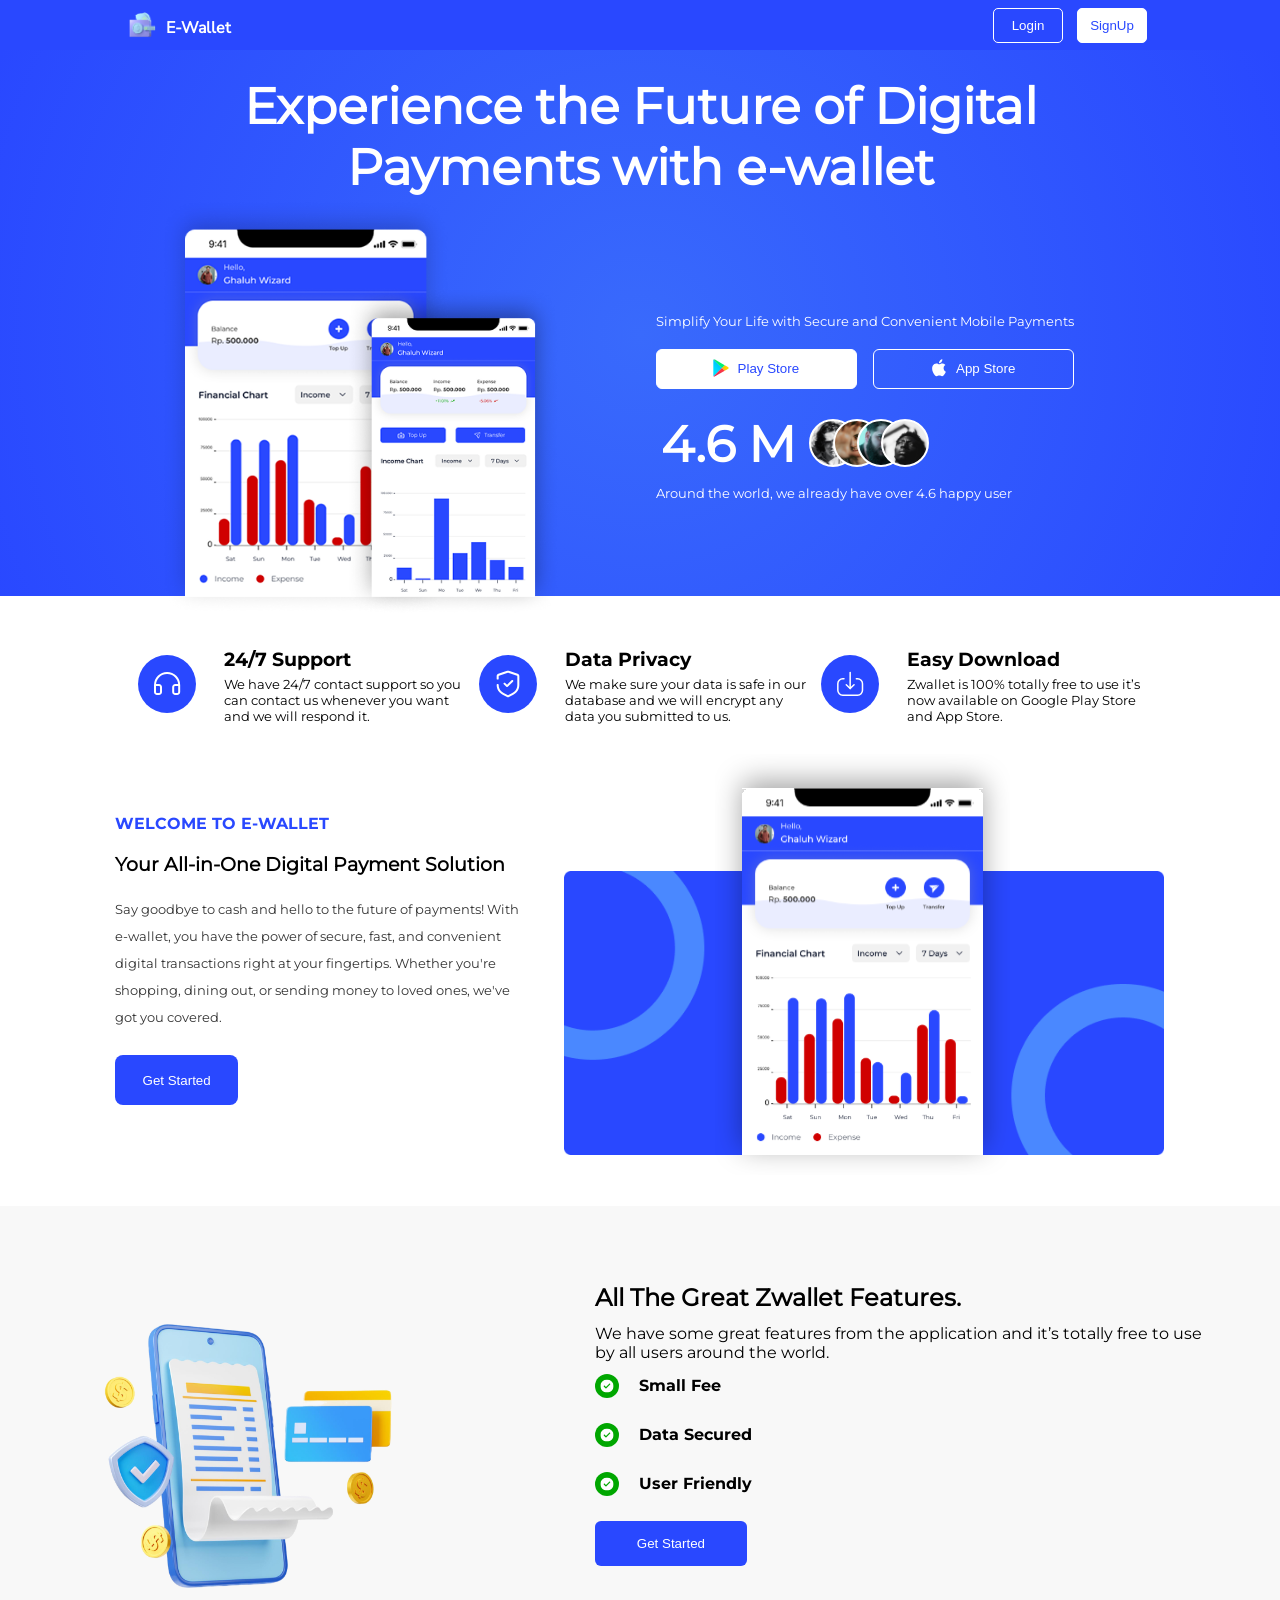
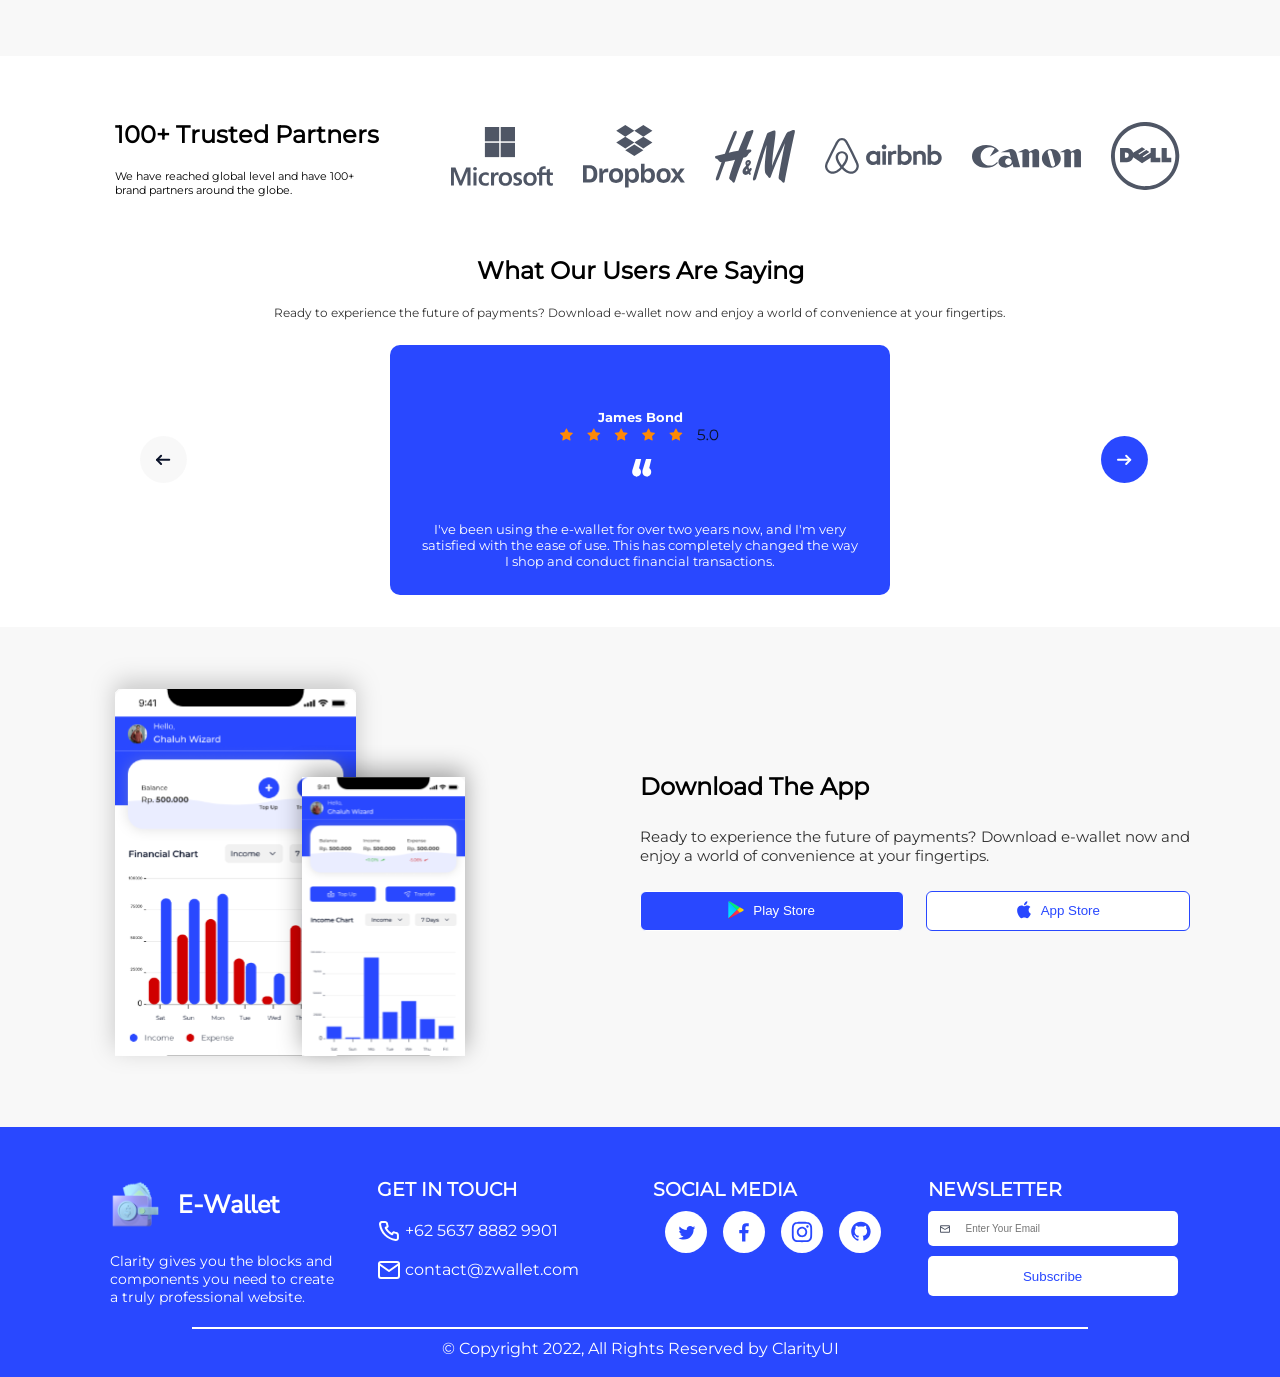
<file: index.html>
<!DOCTYPE html>
<html lang="en">

<head>
    <meta charset="UTF-8">
    <meta name="viewport" content="width=device-width, initial-scale=1.0">
    <title>E-Wallet</title>
    <link rel="stylesheet" href="/style/landingPage.css">
</head>

<body>
    <header>
        <section class="header-left">
            <img src="./assets/icon/upWallet.png" alt="Logo E-wallet">
            <p>E-Wallet</p>
        </section>
        <section class="header-right">
            <button><a href="../pages/login.html">Login</a></button>
            <button style="background-color: white;"><a style="color: #2948ff;" href="../pages/register.html">SignUp</a></button>
        </section>

        <div class="hamburger" onclick="toggleMenu()">
            <img src="/assets/icon/gg_menu-right-alt.svg" alt="hamburger">
        </div>

        <div class="mobile-menu" id="mobileMenu">
            <a href="../pages/login.html">Login</a>
            <a href="../pages/register.html">Sign Up</a>
        </div>
    </header>
    <main>
        <section class="hero">
            <section>
                <h1>Experience the Future of Digital Payments with e-wallet</h1>
            </section>
            <section class="showcase">
                <section class="left">
                    <img src="/assets/images/doublephone.png" alt="phone">
                </section>
                <section class="right">
                    <p>Simplify Your Life with Secure and Convenient Mobile Payments</p>
                    <section class="appsmarket">
                        <button style="background-color: white; "><a style="color: #2948ff;" href=""><img
                                    src="/assets/icon/gplay.svg" alt="goggleplay">Play Store</a></button>
                        <button><a href=""><img src="/assets/icon/appstore.svg" alt="appstore">App Store</a></button>
                    </section>
                    <h1>4.6 M <img src="/assets/icon/user.svg" alt="user"></h1>
                    <p>Around the world, we already have over 4.6 happy user</p>
                </section>
            </section>
        </section>

        <section class="feature">
            <article class="feature-card">
                <div>
                    <img src="/assets/icon/blueheadphone.svg" alt="headphone">
                </div>
                <div class="card-text">
                    <h3>24/7 Support</h3>
                    <p>We have 24/7 contact support so you can contact us whenever you want and we will respond it.</p>
                </div>
            </article>
            <article class="feature-card">
                <div>
                    <img src="/assets/icon/blueshield.svg" alt="shield">
                </div>
                <div class="card-text">
                    <h3>Data Privacy</h3>
                    <p>We make sure your data is safe in our database and we will encrypt any data you submitted to us.
                    </p>
                </div>
            </article>
            <article class="feature-card">
                <div>
                    <img src="/assets/icon/bluedownload.svg" alt="download">
                </div>
                <div class="card-text">
                    <h3>Easy Download</h3>
                    <p>Zwallet is 100% totally free to use it’s now available on Google Play Store and App Store.</p>
                </div>
            </article>

        </section>

        <section class="welcome">
            <section class="left-welcome">
                <h4>WELCOME TO E-WALLET</h4>
                <h1>Your All-in-One Digital Payment Solution</h1>
                <p>Say goodbye to cash and hello to the future of payments! With e-wallet, you have the power of secure,
                    fast, and convenient digital transactions right at your fingertips. Whether you're shopping, dining
                    out, or sending money to loved ones, we've got you covered.</p>
                <button><a href="">Get Started</a></button>
            </section>
            <section class="right-welcome">
                <img class="mobile" src="/assets/icon/Mobile - Dashboard V2.svg" alt="mobile">
                <img class="layout" src="/assets/icon/bluelayout.png" alt="blue card">
            </section>
        </section>

        <section class="great-features">
            <article class="left-features">
                <img src="/assets/icon/online-payment-security-concept-3d-phone-bill 1.svg" alt="phone">
            </article>
            <article class="rigth-features">
                <h2>All The Great
                    Zwallet Features.</h2>
                <p>We have some great features from the application and it’s totally free to use by all users around the
                    world.</p>
                <div class="green-feature">
                    <img src="/assets/icon/greencheck.svg" alt="green check">
                    <p>Small Fee</p>
                </div>
                <div class="green-feature">
                    <img src="/assets/icon/greencheck.svg" alt="green check">
                    <p>Data Secured</p>
                </div>
                <div class="green-feature">
                    <img src="/assets/icon/greencheck.svg" alt="green check">
                    <p>User Friendly</p>
                </div>
                <button><a href="">Get Started</a></button>

            </article>
        </section>

        <section class="partners">
            <article class="trust-partners">
                <h2>100+ Trusted Partners</h2>
                <p>We have reached global level and have 100+<br>
                    brand partners around the globe.</p>
            </article>
            <article class="main-partners">
                <img src="/assets/icon/microsoft.svg" alt="microsoft">
            <img src="/assets/icon/dropbox.svg" alt="dropbox">
            <img class="small" src="/assets/icon/H&M.svg" alt="h&m">
            <img src="/assets/icon/airbnb.svg" alt="airbnb">
            <img src="/assets/icon/cannon.svg" alt="cannon">
            <img class="small" src="/assets/icon/dell.svg" alt="dell">
            </article>
        </section>

        <section class="testimony">
            <article class="testi-head">
                <h2>What Our Users Are Saying</h2>
                <p>Ready to experience the future of payments? Download e-wallet now and enjoy a world of convenience at
                    your fingertips.</p>
            </article>
            <article class="testi-card">
                <h5>James Bond</h5>
                <img src="/assets/icon/bintang.svg" alt="rating">
                <h1>“</h1>
                <p>I've been using the e-wallet for over two years now, and I'm very satisfied with the ease of use.
                    This has completely changed the way I shop and conduct financial transactions.</p>
            </article>
        </section>

        <img class="arrow" src="/assets/icon/arrow.svg" alt="left">
        <img class="blue-arrow" src="/assets/icon/blearrow.svg" alt="right">


        <section class="download">
            <article class="left-download">
                <img src="/assets/icon/doublephone.svg" alt="phone ">
            </article>
            <article class="right-download">
                <h2>Download The App</h2>
                <p>Ready to experience the future of payments? Download e-wallet now and enjoy a world of convenience at
                    your fingertips.</p>
                <div class="appsmarket">
                    <button style="background-color: #2948ff; "><a style="color: white;" href=""><img
                                src="/assets/icon/gplay.svg" alt="">Play Store</a></button>
                    <button style="background-color: white; border: 1px solid #2948ff;"><a style="color:#2948ff"
                            href=""><img src="/assets/icon/blueappstore.svg " alt="">App Store</a></button>
                </div>
            </article>
        </section>

    </main>
    <footer>
        <section class="flexrow-footer">
            <section class="info">
                <img src="/assets/icon/Money Wallet.svg" alt="logo">
                <h1>E-Wallet</h1>
                <p>Clarity gives you the blocks and components you need to create a truly professional website.</p>
            </section>
            <section class="contact">
                <h3>GET IN TOUCH</h3>
                <p><img src="/assets/icon/u_phone.svg" alt="telephone"> +62 5637 8882 9901</p>
                <p><img src="/assets/icon/fi_mail.svg" alt="mail logo"> contact@zwallet.com</p>
            </section>
            <section class="social-media">
                <h3>SOCIAL MEDIA</h3>
                <img src="/assets/icon/1.svg" alt="twitter">
                <img src="/assets/icon/2.svg" alt="facebook">
                <img src="/assets/icon/3.svg" alt="instagram">
                <img src="/assets/icon/4.svg" alt="github">
            </section>
            <section class="email-footer">
                <h3>NEWSLETTER</h3>
                <input type="email" name="" id="" placeholder="Enter Your Email">
                <button>Subscribe</button>
            </section>
        </section>
        <section class="lasttext-footer">
            <hr class="line">
            <p>© Copyright 2022, All Rights Reserved by ClarityUI</p>
        </section>
    </footer>
    <script>
function toggleMenu() {
    const menu = document.getElementById("mobileMenu");
    if (menu.style.display === "flex") {
        menu.style.display = "none";
    } else {
        menu.style.display = "flex";
    }
}
</script>
</body>

</html>
</file>
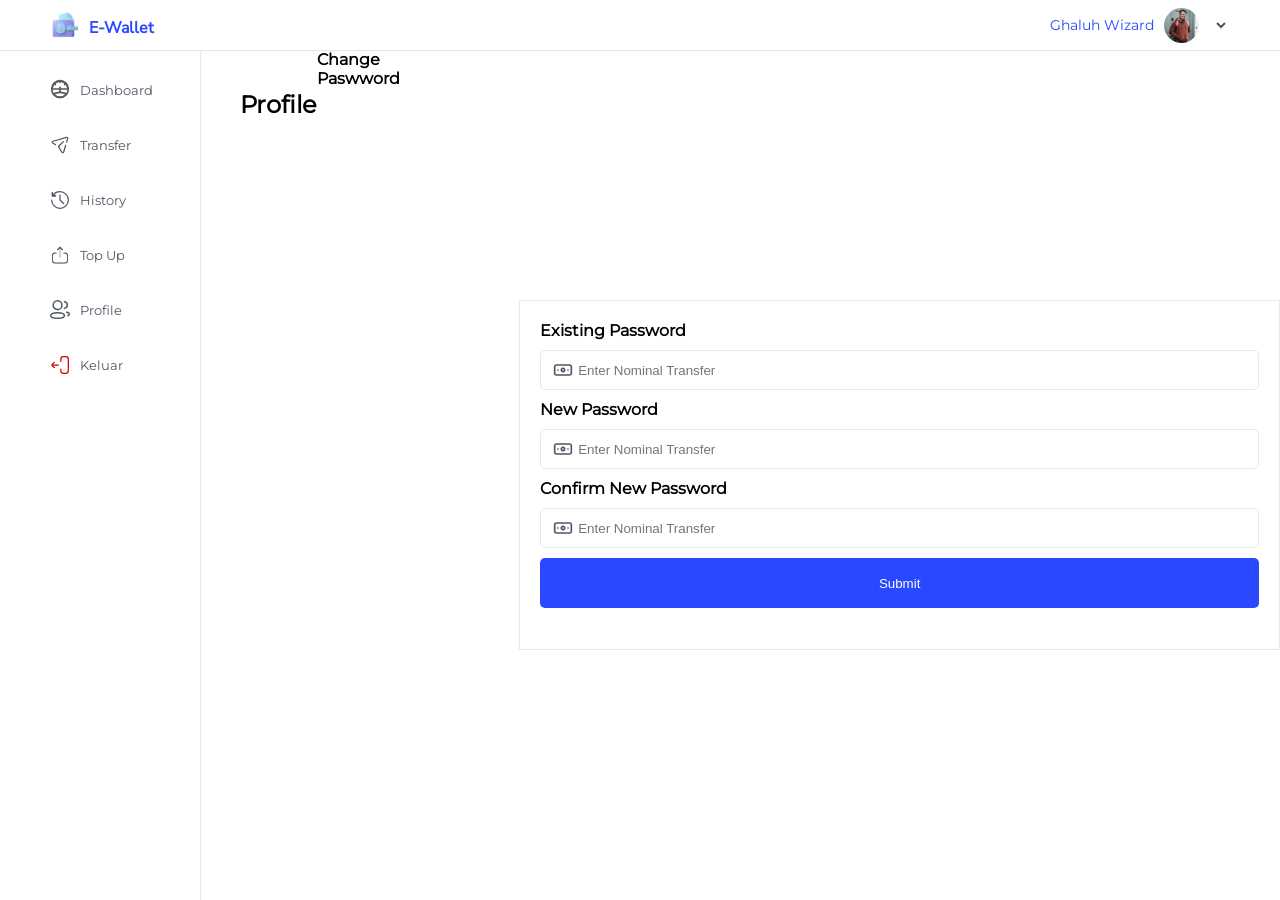
<file: pages/changePassword.html>
<!DOCTYPE html>
<html lang="en">

<head>
    <meta charset="UTF-8">
    <meta name="viewport" content="width=device-width, initial-scale=1.0">
    <title>Transfer Detail</title>
    <link rel="stylesheet" href="/style/whiteHeader.css">
    <link rel="stylesheet" href="/style/changePassword.css">
</head>

<body>
    <header>
        <section class="header-left">
            <img src="/assets/icon/upWallet.png" alt="Logo E-wallet">
            <p>E-Wallet</p>
        </section>
        <section class="header-right">
            <p>Ghaluh Wizard</p>
            <img src="/assets/icon/ghaluh.svg" alt="ghaluh">
            <select name="" id="">
            </select>
        </section>
        <div class="profile-header">
            <h4>Profile</h4>
        </div>
         <div class="hamburger" onclick="toggleSidebar()">
            ☰
        </div>
    </header>
    <main>
        <aside class="navbar">
            <nav>
                <ul>
                    <li>
                        <a href="/pages/dashboard.html">
                            <span>
                                <img src="/assets/icon/dashboard-two.svg" alt="">
                            </span>
                            <span>
                                Dashboard
                            </span></a>
                    </li>
                    <li><a href="/pages/transfer.html"><img src="/assets/icon/transfer.svg" alt="transfer">Transfer</a>
                    </li>
                    <li><a href="/pages/history.html"><img src="/assets/icon/history.svg" alt="history">History</a></li>
                    <li><a href="/pages/topUp.html"><img src="/assets/icon/Upload.svg" alt="top up">Top Up</a></li>
                    <li><a href="/pages/editProfile.html"><img src="/assets/icon/2 User.svg" alt="profile">Profile</a></li>
                    <li><a href="/index.html"><img src="/assets/icon/Log Out.svg" alt="keluar">Keluar</a></li>
                </ul>
            </nav>
        </aside>
            <h2 class="profile">Profile</h2>
            <h4 class="Change-password">Change Paswword</h4>
        <section class="changepassword">
            <h4>Existing Password</h4>
            <div class="input-warp">
                <img src="/assets/icon/u_money-black.svg" alt="money">
                <input type="text" placeholder="Enter Nominal Transfer">
            </div>
            <h4>New Password</h4>
             <div class="input-warp">
                <img src="/assets/icon/u_money-black.svg" alt="money">
                <input type="text" placeholder="Enter Nominal Transfer">
            </div>
            <h4>Confirm New Password</h4>
             <div class="input-warp">
                <img src="/assets/icon/u_money-black.svg" alt="money">
                <input type="text" placeholder="Enter Nominal Transfer">
            </div>
            <button type="submit">Submit</button>
        </section>
        </main>
        <script src="/script/transfer.js"></script>
        </body>
        </html>
</file>
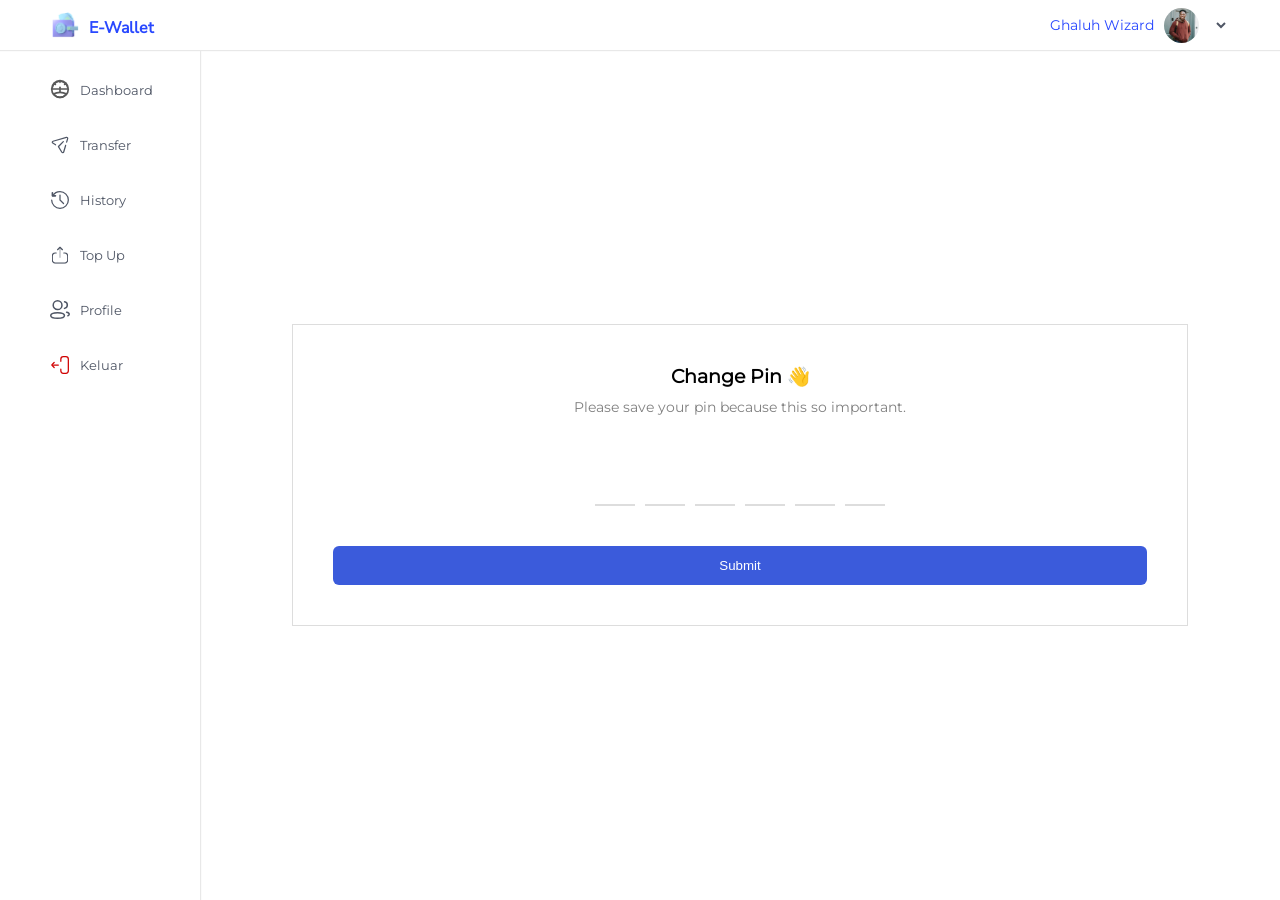
<file: pages/changePin.html>
<!DOCTYPE html>
<html lang="en">

<head>
    <meta charset="UTF-8">
    <meta name="viewport" content="width=device-width, initial-scale=1.0">
    <title>Transfer Detail</title>
    <link rel="stylesheet" href="/style/whiteHeader.css">
    <link rel="stylesheet" href="/style/changePin.css">
</head>

<body>
    <header>
        <section class="header-left">
            <img src="/assets/icon/upWallet.png" alt="Logo E-wallet">
            <p>E-Wallet</p>
        </section>
        <section class="header-right">
            <p>Ghaluh Wizard</p>
            <img src="/assets/icon/ghaluh.svg" alt="ghaluh">
            <select name="" id="">
            </select>
        </section>
        <div class="profile-header">
            <h4>Profile</h4>
        </div>
         <div class="hamburger" onclick="toggleSidebar()">
            ☰
        </div>
    </header>
    <main>
        <aside class="navbar">
            <nav>
                <ul>
                    <li>
                        <a href="/pages/dashboard.html">
                            <span>
                                <img src="/assets/icon/dashboard-two.svg" alt="">
                            </span>
                            <span>
                                Dashboard
                            </span></a>
                    </li>
                    <li><a href="/pages/transfer.html"><img src="/assets/icon/transfer.svg" alt="transfer">Transfer</a>
                    </li>
                    <li><a href="/pages/history.html"><img src="/assets/icon/history.svg" alt="history">History</a></li>
                    <li><a href="/pages/topUp.html"><img src="/assets/icon/Upload.svg" alt="top up">Top Up</a></li>
                    <li><a href="/pages/editProfile.html"><img src="/assets/icon/2 User.svg" alt="profile">Profile</a></li>
                    <li><a href="/index.html"><img src="/assets/icon/Log Out.svg" alt="keluar">Keluar</a></li>
                </ul>
            </nav>
        </aside>

        <div class="pin-card">

    <h3>Change Pin 👋</h3>
    <p class="subtitle">Please save your pin because this so important.</p>

    <div class="pin-input">
        <input type="text" maxlength="1">
        <input type="text" maxlength="1">
        <input type="text" maxlength="1">
        <input type="text" maxlength="1">
        <input type="text" maxlength="1">
        <input type="text" maxlength="1">
    </div>

    <button class="submit">Submit</button>

</div>
        </main>
        <script src="/script/transfer.js"></script>
        </body>
        </html>
</file>
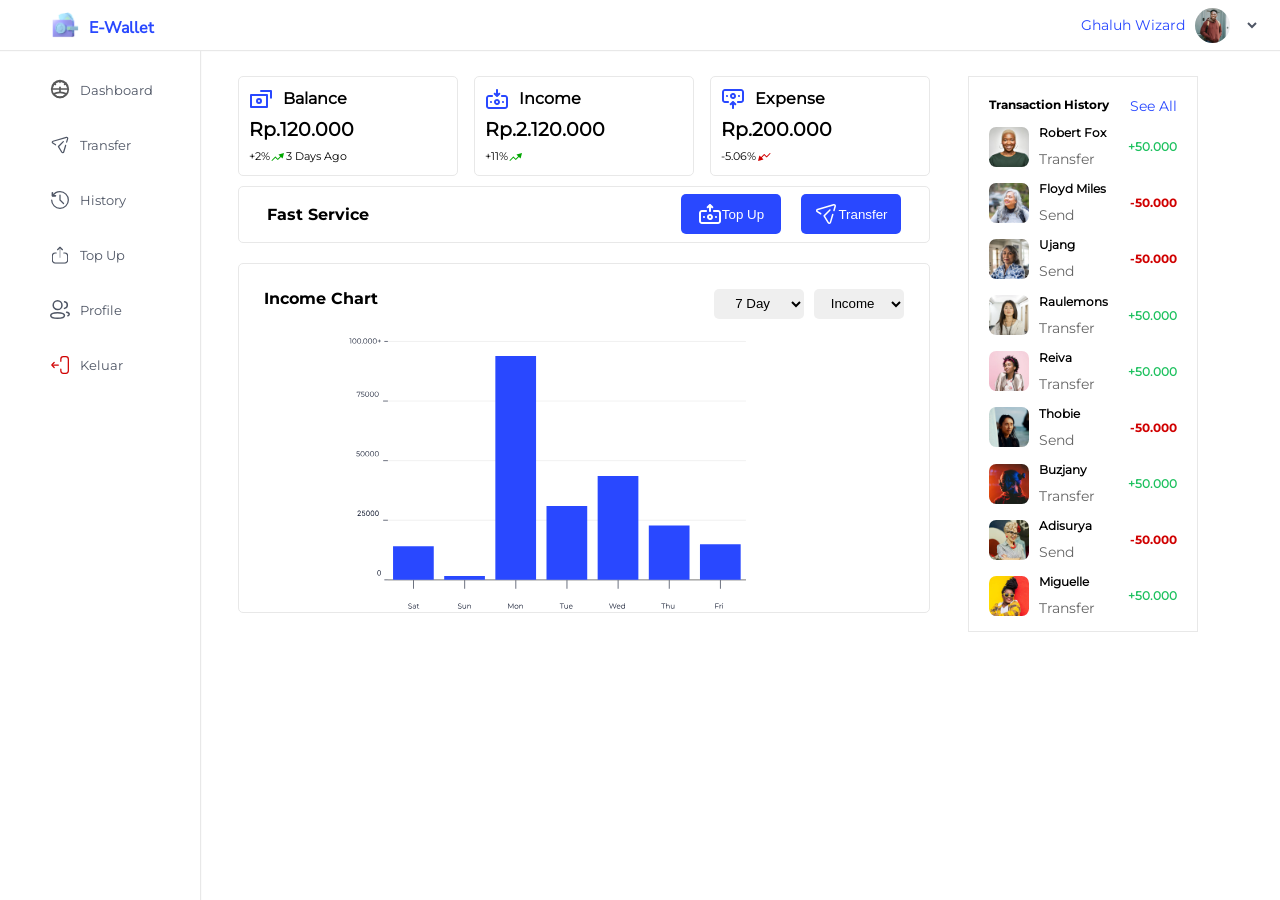
<file: pages/dashboard.html>
<!DOCTYPE html>
<html lang="en">

<head>
    <meta charset="UTF-8">
    <meta name="viewport" content="width=device-width, initial-scale=1.0">
    <title>Dashboard</title>
    <link rel="stylesheet" href="/style/whiteHeader.css">
    <link rel="stylesheet" href="/style/dashboard.css">
</head>

<body>
    <header>
    <section class="header-left">
        <img src="/assets/icon/upWallet.png" alt="Logo E-wallet">
        <p>E-Wallet</p>
    </section>

    <section class="header-right">
        <p>Ghaluh Wizard</p>
        <img src="/assets/icon/ghaluh.svg" alt="User avatar">
        <select></select>
    </section>

    <div class="hamburger" onclick="toggleSidebar()">
    ☰
</div>

</div>
</header>
    <main>
        <aside class="navbar">
            <nav>
                <ul>
                    <li>
                        <a href="/pages/dashboard.html">
                            <span>
                                <img src="/assets/icon/dashboard-two.svg" alt="">
                            </span>
                            <span>
                                Dashboard
                            </span></a>
                    </li>
                    <li><a href="/pages/transfer.html"><img src="/assets/icon/transfer.svg" alt="">Transfer</a></li>
                    <li><a href="/pages/history.html"><img src="/assets/icon/history.svg" alt="">History</a></li>
                    <li><a href="/pages/topUp.html"><img src="/assets/icon/Upload.svg" alt="">Top Up</a></li>
                    <li><a href="/pages/editProfile.html"><img src="/assets/icon/2 User.svg" alt="">Profile</a></li>
                    <li><a href="/index.html"><img src="/assets/icon/Log Out.svg" alt="">Keluar</a></li>
                </ul>
            </nav>
        </aside>

        <div class="top-blue"></div>
        <section class="center">
            <section class="cashflow">
    
                <div class="cashflow-card">
                    <div class="cashflow-logo">
                        <img src="/assets/icon/balance.svg" alt="">
                        <h4>Balance</h4>
                    </div>
                    <h3>Rp.120.000</h3>
                    <div class="arise">
                        <p>+2%</p><img src="/assets/icon/ArrowRise-s.svg" alt="">
                        <p>3 Days Ago</p>

                    </div>
                </div>
                <div class="cashflow-card">
                    <div class="cashflow-logo">
                        <img src="/assets/icon/u_money-withdraw.svg" alt="">
                        <h4>Income</h4>
                    </div>
                    <h3>Rp.2.120.000</h3>
                    <div class="arise">
                        <p>+11%</p><img src="/assets/icon/ArrowRise-s.svg" alt="">
                    </div>
                </div>
                <div class="cashflow-card">
                    <div class="cashflow-logo">
                        <img src="/assets/icon/upmoneywd.svg" alt="">
                        <h4>Expense</h4>
                    </div>
                    <h3>Rp.200.000</h3>
                    <div class="arise">
                        <p>-5.06%</p> <img src="/assets/icon/downarrow.svg" alt="">
                    </div>
                </div>
            </section>
<div class="wave">
    <img src="/assets/icon/backgroundcashflow.svg" alt="gray wave">
</div>
            <section class="fast-service">
                <div class="service-text">
                    <h4>Fast Service</h4>
                </div>
                <div class="service-btn">
                    <button class="btn">
                        <img src="/assets/icon/u_money-insert.svg" alt=""><p>Top Up</p>
                    </button>
                    <button class="btn">
                        <img src="/assets/icon/sendwhite.svg" alt=""><p>Transfer</p>
                    </button>
                </div>
            </section>
            <section class="chart">
                <div class="chart-filter">
                    <h4>Income Chart</h4>
                    <div class="dropdown">
                        <select name="" id="">
                            <option value="">7 Day</option>
                        </select>
                        <select name="" id="">
                            <option value="">Income</option>
                        </select>
                    </div>
                </div>
                <img src="/assets/icon/Chart.svg" alt="">
            </section>
        </section>


        <section class="transaction">
            <article class="transaction-head">
                <h5>Transaction History</h5>
                <a href="">See All</a>
            </article>


            <section class="transaction-user">
                <article class="user-log">
                    <div class="left-log">
                        <img src="/assets/icon/first.svg" alt="">
                        <div class="username">

                            <h5>Robert Fox</h5>
                            <p>Transfer</p>
                        </div>
                    </div>
                    <div>
                        <h5 class="transfer">+50.000</h5>
                    </div>
                </article>
                <article class="user-log">
                    <div class="left-log">
                        <img src="/assets/icon/second.svg" alt="">
                        <div class="username">

                            <h5>Floyd Miles</h5>
                            <p>Send</p>
                        </div>
                    </div>
                    <div>
                        <h5 class="send">-50.000</h5>
                    </div>
                </article>
                <article class="user-log">
                    <div class="left-log">
                        <img src="/assets/icon/three.svg" alt="">
                        <div class="username">

                            <h5>Ujang</h5>
                            <p>Send</p>
                        </div>
                    </div>
                    <div>
                        <h5 class="send">-50.000</h5>
                    </div>
                </article>
                <article class="user-log">
                    <div class="left-log">
                        <img src="/assets/icon/four.svg" alt="">
                        <div class="username">

                            <h5>Raulemons</h5>
                            <p>Transfer</p>
                        </div>
                    </div>
                    <div>
                        <h5 class="transfer">+50.000</h5>
                    </div>
                </article>
                <article class="user-log">
                    <div class="left-log">
                        <img src="/assets/icon/five.svg" alt="">
                        <div class="username">

                            <h5>Reiva</h5>
                            <p>Transfer</p>
                        </div>
                    </div>
                    <div>
                        <h5 class="transfer">+50.000</h5>
                    </div>
                </article>
                <article class="user-log">
                    <div class="left-log">
                        <img src="/assets/icon/thobie.svg" alt="">
                        <div class="username">

                            <h5>Thobie</h5>
                            <p>Send</p>
                        </div>
                    </div>
                    <div>
                        <h5 class="send">-50.000</h5>
                    </div>
                </article>
                <article class="user-log">
                    <div class="left-log">
                        <img src="/assets/icon/buzjany.svg" alt="">
                        <div class="username">

                            <h5>Buzjany</h5>
                            <p>Transfer</p>
                        </div>
                    </div>
                    <div>
                        <h5 class="transfer">+50.000</h5>
                    </div>
                </article>
                <article class="user-log">
                    <div class="left-log">
                        <img src="/assets/icon/eight.svg" alt="">
                        <div class="username">

                            <h5>Adisurya</h5>
                            <p>Send</p>
                        </div>
                    </div>
                    <div>
                        <h5 class="send">-50.000</h5>
                    </div>
                </article>
                <article class="user-log">
                    <div class="left-log">
                        <img src="/assets/icon/nine.svg" alt="">
                        <div class="username">

                            <h5>Miguelle</h5>
                            <p>Transfer</p>
                        </div>
                    </div>
                    <div>
                        <h5 class="transfer">+50.000</h5>
                    </div>
                </article>


            </section>
        </section>
    </main>
    <footer>

    </footer>
    <script src="/script/transfer.js">

</script>
</body>

</html>
</file>
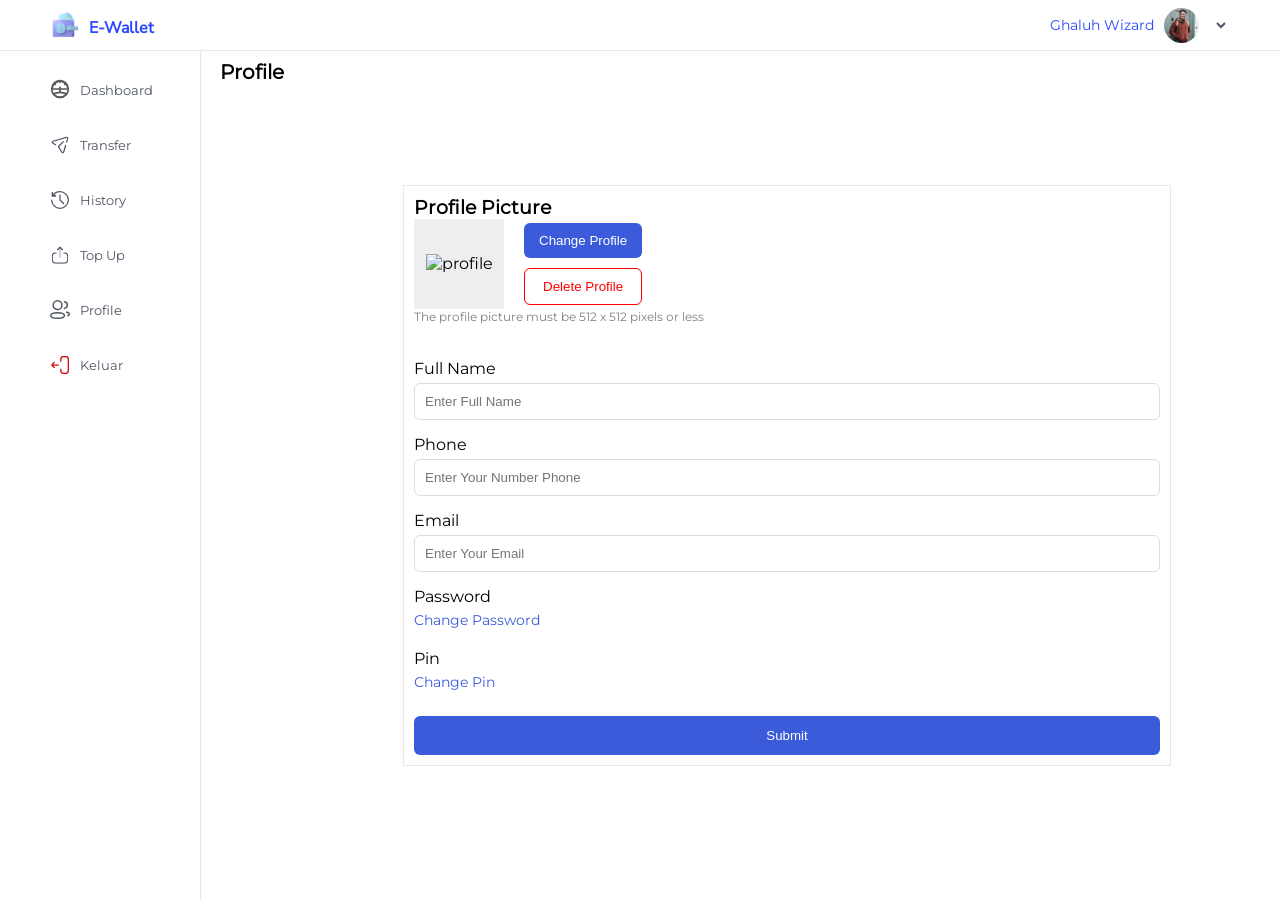
<file: pages/editProfile.html>
<!DOCTYPE html>
<html lang="en">
<head>
    <meta charset="UTF-8">
    <meta name="viewport" content="width=device-width, initial-scale=1.0">
    <title>Profile</title>
    <link rel="stylesheet" href="/style/whiteHeader.css">
    <link rel="stylesheet" href="/style/editProfile.css">
</head>
<body>

   <header>
        <section class="header-left">
            <img src="/assets/icon/upWallet.png" alt="Logo E-wallet">
            <p>E-Wallet</p>
        </section>
        <section class="header-right">
            <p>Ghaluh Wizard</p>
            <img src="/assets/icon/ghaluh.svg" alt="ghaluh">
            <select name="" id="">
            </select>
        </section>
        <div class="profile-header">
            <h4>Profile</h4>
        </div>
         <div class="hamburger" onclick="toggleSidebar()">
            ☰
        </div>
    </header>

    <div class="container">
        
        <main class="main">
        <aside class="navbar">
            <nav>
                <ul>
                    <li>
                        <a href="dashboard.html">
                            <span>
                                <img src="/assets/icon/dashboard-two.svg" alt="">
                            </span>
                            <span>
                                Dashboard
                            </span></a>
                    </li>
                    <li><a href="/pages/transfer.html"><img src="/assets/icon/transfer.svg" alt="transfer">Transfer</a>
                    </li>
                    <li><a href="/pages/history.html"><img src="/assets/icon/history.svg" alt="history">History</a></li>
                    <li><a href="/pages/topUp.html"><img src="/assets/icon/Upload.svg" alt="top up">Top Up</a></li>
                    <li><a href="/pages/editProfile.html"><img src="/assets/icon/2 User.svg" alt="profile">Profile</a></li>
                    <li><a href="/index.html"><img src="/assets/icon/Log Out.svg" alt="keluar">Keluar</a></li>
                </ul>
            </nav>
        </aside>

        <div class="profile">
            <h2>Profile</h2>
        </div>    

            <div class="card">
                
                <h3>Profile Picture</h3>

                <div class="profile-top">
                    <div class="avatar">
                        <img alt="profile">
                    </div>

                    <div class="btn-group">
                        <button class="btn primary">Change Profile</button>
                        <button class="btn danger">Delete Profile</button>
                    </div>
                </div>

                <p class="note">The profile picture must be 512 x 512 pixels or less</p>

                <form>
                    <label>Full Name</label>
                    <input type="text" placeholder="Enter Full Name">

                    <label>Phone</label>
                    <input type="text" placeholder="Enter Your Number Phone">

                    <label>Email</label>
                    <input type="email" placeholder="Enter Your Email">

                    <label class="password">Password</label>
                    <a href="/pages/changePassword.html" class="link">Change Password</a>

                    <label class="pin">Pin</label>
                    <a href="/pages/changePin.html" class="link">Change Pin</a>

                    <button type="submit" class="submit">Submit</button>
                </form>

            </div>
        </main>

    </div>
<script src="/script/transfer.js"></script>
</body>
</html>
</file>
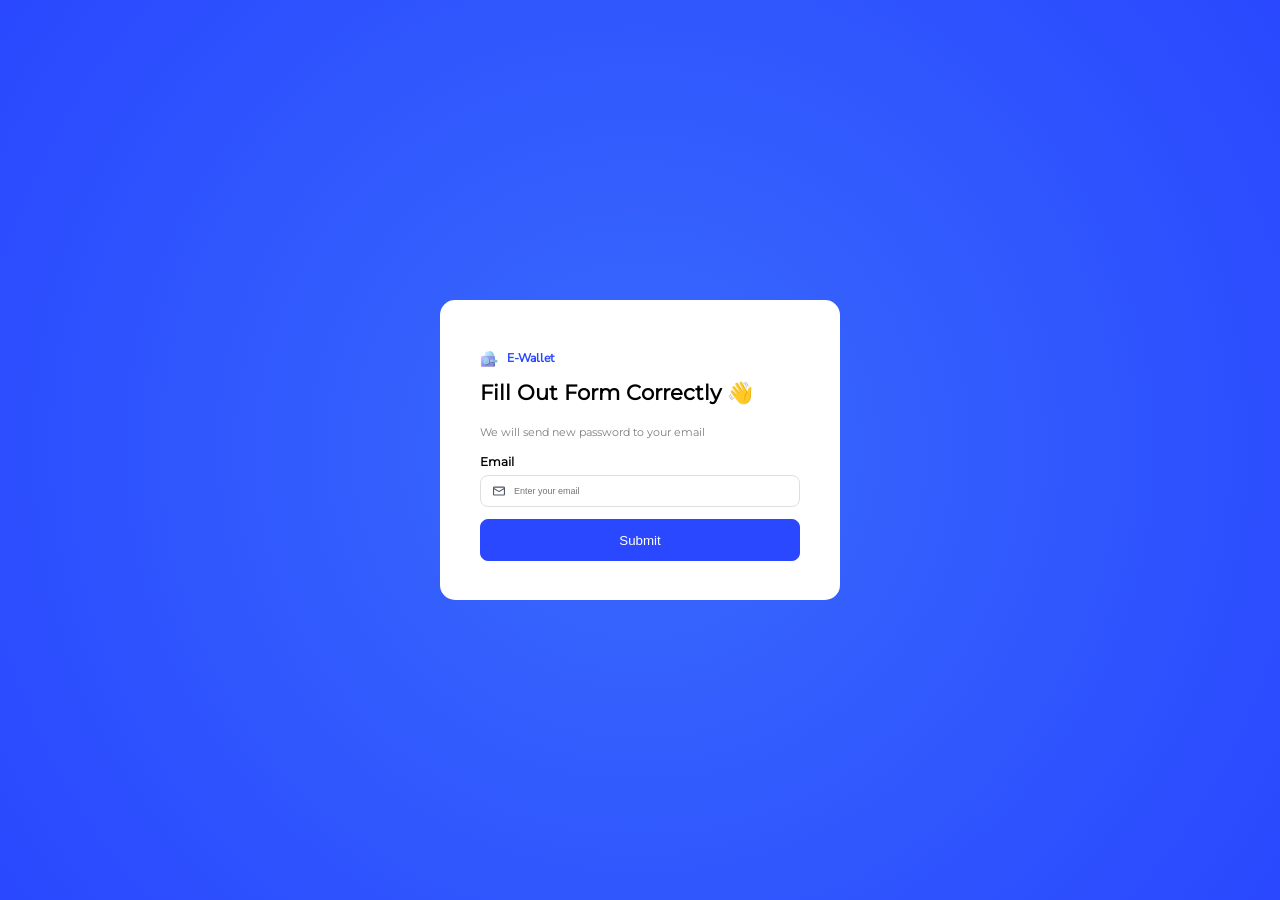
<file: pages/forgotPassword.html>
<!DOCTYPE html>
<html lang="en">
<head>
    <meta charset="UTF-8">
    <meta name="viewport" content="width=device-width, initial-scale=1.0">
    <link rel="stylesheet" href="../style/forgotPassword.css">
    <title>Forgot Password</title>
</head>
<body>
    <main class="card">
        <section class="ewallet-logo">
            <img src="../assets/icon/upWallet.png" alt="wallet">
            <p class="text-logo">E-Wallet</p>
        </section>
        <section class="text-fill">
            <h1>Fill Out Form Correctly  👋</h1>
            <p>We will send new password to your email</p>
        </section>
        <section class="email-form">
            <label for="email">Email</label>
            <input type="email" name="email" id="" placeholder="Enter your email">
        </section>
        <section>
            <button type="submit">Submit</button>
        </section>
    </main>

</body>
</html>
</file>
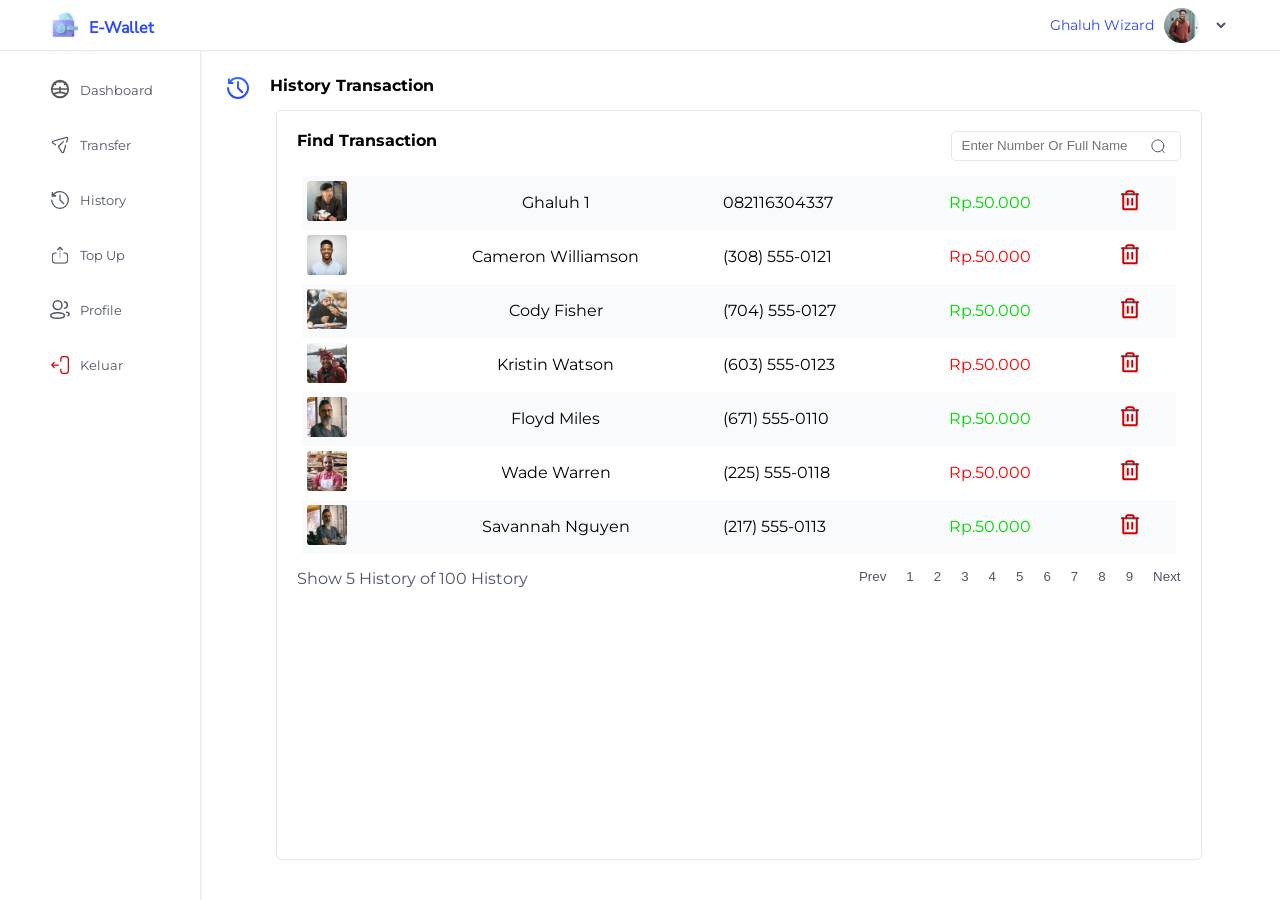
<file: pages/history.html>
<!DOCTYPE html>
<html lang="en">

<head>
    <meta charset="UTF-8">
    <meta name="viewport" content="width=device-width, initial-scale=1.0">
    <title>History</title>
    <link rel="stylesheet" href="/style/whiteHeader.css">
    <link rel="stylesheet" href="/style/history.css">
</head>

<body>
    <header>
        <section class="header-left">
            <img src="/assets/icon/upWallet.png" alt="Logo E-wallet">
            <p>E-Wallet</p>
        </section>
        <section class="header-right">
            <p>Ghaluh Wizard</p>
            <img src="/assets/icon/ghaluh.svg" alt="Ghaluh">
            <select name="" id="">
                <option value=""></option>
                <option value=""></option>
                <option value=""></option>
            </select>
        </section>
        <div class="transfer-title">
            <h4>History Transaction</h4>
        </div>
        <div class="hamburger" onclick="toggleSidebar()">
    ☰
</div>
    </header>
    <main>
        <aside class="navbar">
            <nav>
                <ul>
                    <li>
                        <a href="/pages/dashboard.html">
                            <span>
                                <img src="/assets/icon/dashboard-two.svg" alt="">
                            </span>
                            <span>
                                Dashboard
                            </span></a>
                    </li>
                    <li><a href="/pages/transfer.html"><img src="/assets/icon/transfer.svg" alt="transfer">Transfer</a></li>
                    <li><a href="/pages/history.html"><img src="/assets/icon/history.svg" alt="history">History</a></li>
                    <li><a href="/pages/topUp.html"><img src="/assets/icon/Upload.svg" alt="top-up">Top Up</a></li>
                    <li><a href="/pages/editProfile.html"><img src="/assets/icon/2 User.svg" alt="profile">Profile</a></li>
                    <li><a href="/index.html"><img src="/assets/icon/Log Out.svg" alt="out">Keluar</a></li>
                </ul>
            </nav>
        </aside>

        <section class="history">
            <div class="history-title">
                <img src="/assets/icon/bluehistory.svg" alt="">
                <h4>History Transaction</h4>
            </div>
            <section class="find">
                <section class="top-find">
                    <h4>Find Transaction</h4>
                    <input type="text" placeholder="Enter Number Or Full Name">
                </section>

                <section class="table">
                    <table class="table-history">
                        <tbody>
                            <tr>
                                <td><img style="width: 40px;" src="/assets/icon/ghaluh1111.svg" alt=""></td>
                                <td><p>Ghaluh 1</p></td>
                                <td><p>082116304337</p></td>
                                <td><p class="green">Rp.50.000</p></td>
                                <td><img src="/assets/icon/Trash.svg" alt=""></td>
                            </tr>
                            <tr>
                                <td><img style="width: 40px;" src="/assets/icon/Rectangle 648 (1).svg" alt=""></td>
                                <td><p>Cameron Williamson</p></td>
                                <td><p>(308) 555-0121</p></td>
                                <td><p class="red">Rp.50.000</p></td>
                                <td><img src="/assets/icon/Trash.svg" alt=""></td>
                            </tr>
                            <tr>
                                <td><img style="width: 40px;" src="/assets/icon/Rectangle 648 (2).svg" alt=""></td>
                                <td><p>Cody Fisher</p></td>
                                <td><p>(704) 555-0127</p></td>
                                <td><p class="green">Rp.50.000</p></td>
                                <td><img src="/assets/icon/Trash.svg" alt=""></td>
                            </tr>
                            <tr>
                                <td><img style="width: 40px;" src="/assets/icon/Rectangle 648 (3).svg" alt=""></td>
                                <td><p>Kristin Watson</p></td>
                                <td><p>(603) 555-0123</p></td>
                                <td><p class="red">Rp.50.000</p></td>
                                <td><img src="/assets/icon/Trash.svg" alt=""></td>
                            </tr>
                            <tr>
                                <td><img style="width: 40px;" src="/assets/icon/Rectangle 648 (4).svg" alt=""></td>
                                <td><p>Floyd Miles</p></td>
                                <td><p>(671) 555-0110</p></td>
                                <td><p class="green">Rp.50.000</p></td>
                                <td><img src="/assets/icon/Trash.svg" alt=""></td>
                            </tr>
                            <tr>
                                <td><img style="width: 40px;" src="/assets/icon/Rectangle 648 (5).svg" alt=""></td>
                                <td><p>Wade Warren</p></td>
                                <td><p>(225) 555-0118</p></td>
                                <td><p class="red">Rp.50.000</p></td>
                                <td><img src="/assets/icon/Trash.svg" alt=""></td>
                            </tr>
                            <tr>
                                <td><img style="width: 40px;" src="/assets/icon/Rectangle 648 (6).svg" alt=""></td>
                                <td><p>Savannah Nguyen</p></td>
                                <td><p>(217) 555-0113</p></td>
                                <td><p class="green">Rp.50.000</p></td>
                                <td><img src="/assets/icon/Trash.svg" alt=""></td>
                            </tr>
                        </tbody>
                    </table>
                    

                </section>

                <section class="next-page">
                    <p>Show 5 History of 100 History</p>
                    <div>
                        <button>Prev</button>
                        <button>1</button>
                        <button>2</button>
                        <button>3</button>
                        <button>4</button>
                        <button>5</button>
                        <button>6</button>
                        <button>7</button>
                        <button>8</button>
                        <button>9</button>
                        <button>Next</button>
                    </div>
                </section>
            </section>
        </section>

    </main>
    <footer>

    </footer>
     <script src="/script/transfer.js">

</script>
</body>

</html>
</file>
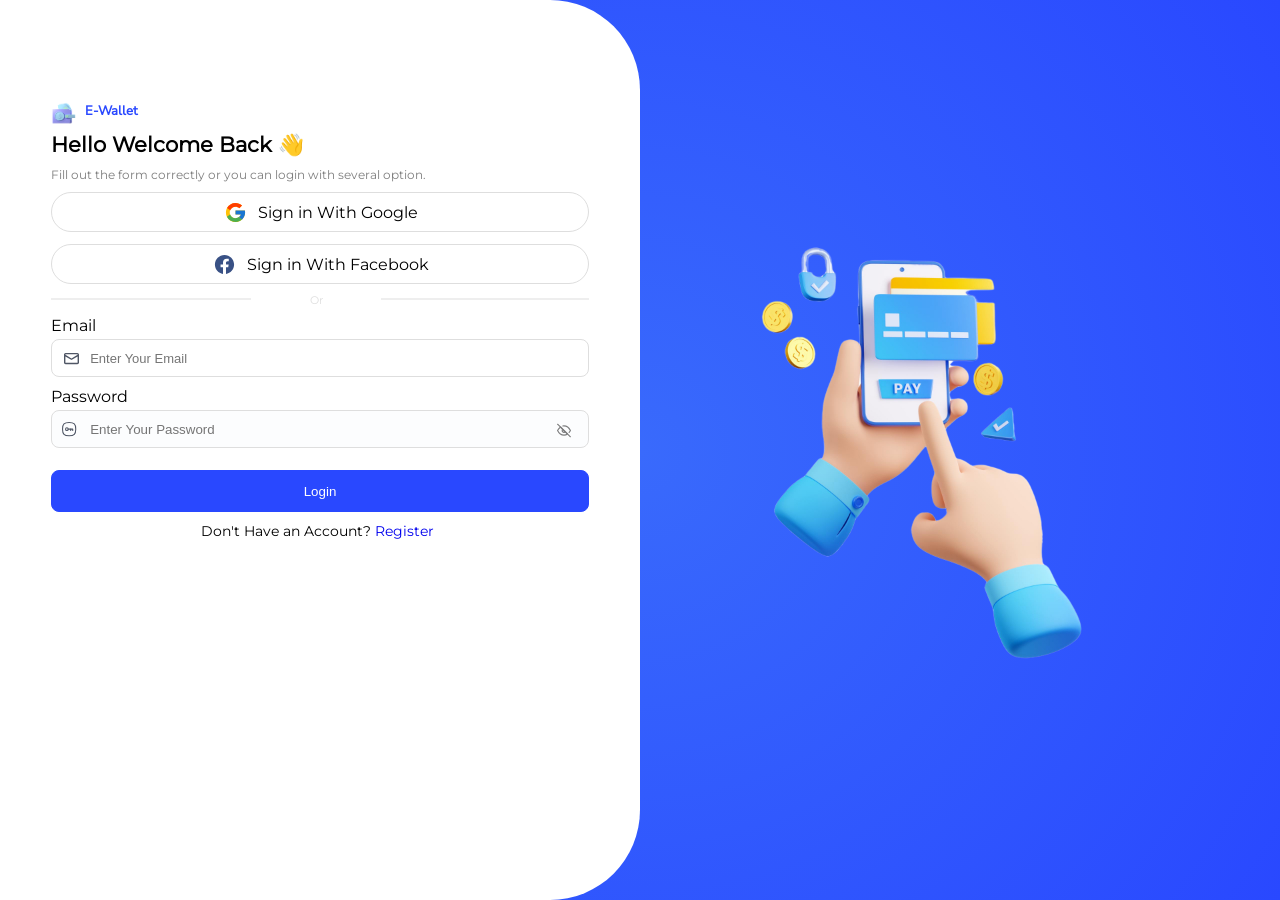
<file: pages/login.html>
<!DOCTYPE html>
<html lang="en">
<head>
    <meta charset="UTF-8">
    <meta name="viewport" content="width=device-width, initial-scale=1.0">
    <link rel="stylesheet" href="../style/login.css">
    <title>Login</title>
</head>
<body>
        <main>
        <section class="left">
            <section class="ewallet-logo">
                <img src="../assets/icon/upWallet.png" alt="wallet">
                <p class="text-logo">E-Wallet</p>
            </section>
            <section class="text-fill">
                <h1>Hello Welcome Back 👋</h1>
                <p>Fill out the form correctly or you can login with several option.</p>
            </section>
           <section class="sing-in-btn">
                <div class="social-media-button">
                    <img src="/assets/icon/google.svg" alt="google"><a href="">Sign in With Google</a>
                </div>
                <div class="social-media-button">
                    <img src="/assets/icon/round-fb.svg" alt="facebook"><a href="">Sign in With Facebook</a>
                </div >
                <section class="line"></section>
                <section class="or">Or</section>
            </section>
            <form class="login-form">
            <section class="email-form ">
                <label for="email">Email</label>
                <input type="email" name="email" id="" placeholder="Enter Your Email" required>
            </section>
            <section class="password-form password">
                <label for="password">Password</label>
                <input type="password" name="password" id="password" placeholder="Enter Your Password" required>
                <span class="toggle-eye" onclick="showHide()"><img src="../assets/icon/fi_eye-off.svg" alt="" id="eye"></span>
            </section>
           
            <button type="submit">Login</button>
        </form>
            <section>
                <p class="register-question">Don't Have an Account? <a href="../pages/register.html">Register</a></p>
            </section>
        </section>

        <section class="right">
            <img src="../assets/images/handTouchPhone.png" alt="hand Touch phone">
        </section>
    </main>
    <script src="../script/login.js"></script>
</body>
</html>
</file>
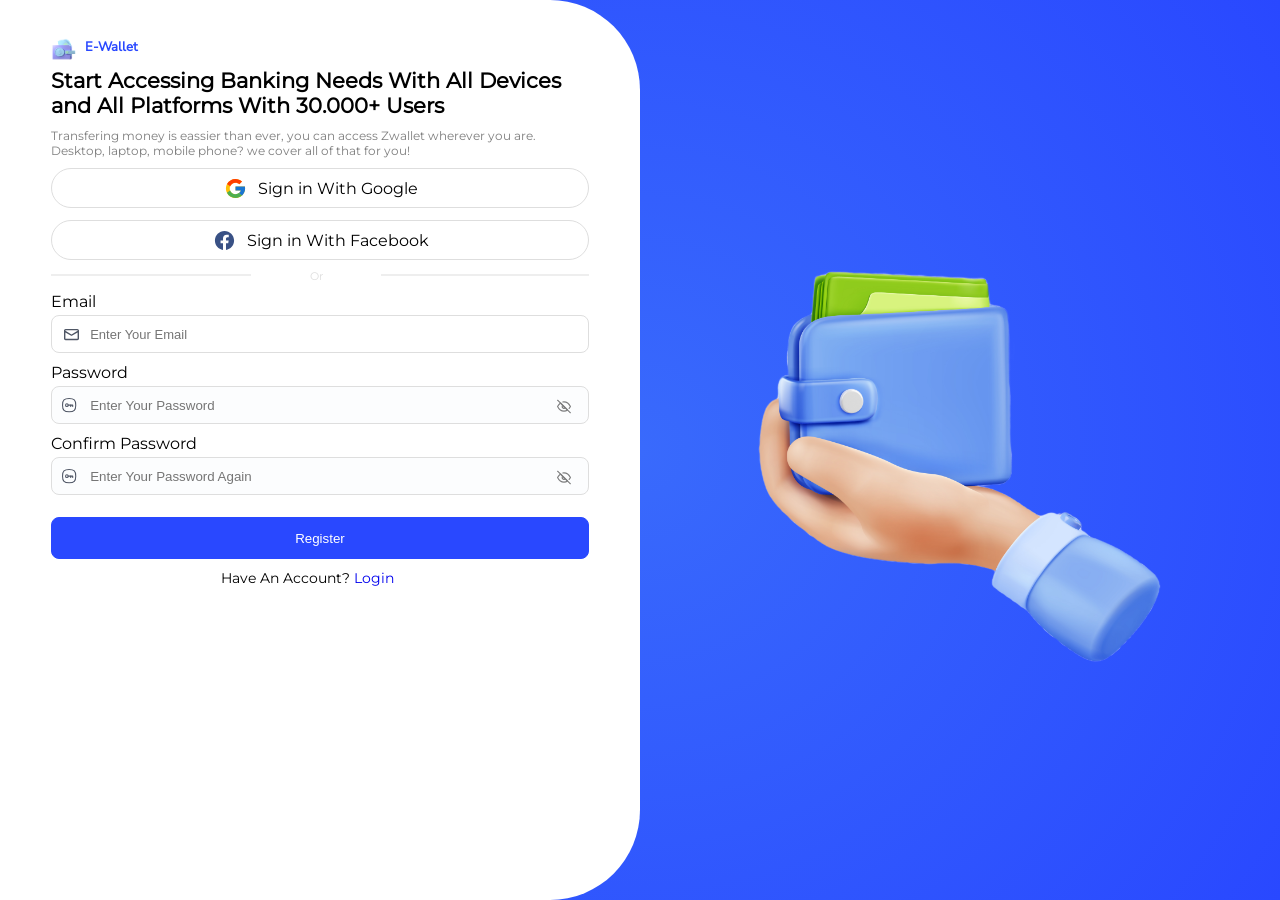
<file: pages/register.html>
<!DOCTYPE html>
<html lang="en">

<head>
    <meta charset="UTF-8">
    <meta name="viewport" content="width=device-width, initial-scale=1.0">
    <link rel="stylesheet" href="/style/register.css">
    <title>Register</title>
</head>

<body>
    <main>
        <section class="left">
            <section class="ewallet-logo">
                <img src="../assets/icon/upWallet.png" alt="">
                <p class="text-logo">E-Wallet</p>
            </section>
            <section class="text-fill">
                <h1>Start Accessing Banking Needs
                    With All Devices and All Platforms
                    With 30.000+ Users</h1>
                <p>Transfering money is eassier than ever, you can access Zwallet wherever you are. Desktop, laptop,
                    mobile phone? we cover all of that for you!</p>
            </section>
            <section class="sing-in-btn">
                <div class="social-media-button">
                    <img src="/assets/icon/google.svg" alt="google"><a href="">Sign in With Google</a>
                </div>
                <div class="social-media-button">
                    <img src="/assets/icon/round-fb.svg" alt="facebook"><a href="">Sign in With Facebook</a>
                </div >
                <section class="line"></section>
                <section class="or">Or</section>
            </section>
            <form class="register-form">
            <section class="email-form ">
                <label for="email">Email</label>
                <input type="email" name="email" id="" placeholder="Enter Your Email" required>
            </section>
            <section class="password-form password">
                <label for="password">Password</label>
                <input type="password" name="password" id="password" placeholder="Enter Your Password" required>
                <span class="toggle-eye" onclick="showHide()"><img src="../assets/icon/fi_eye-off.svg" alt="" id="eye"></span>
            </section>
            <section class="password-form confirm-password">
                <label for="confirm-password">Confirm Password</label>
                <input type="password" name="confirm-password" id="confirmPassword" placeholder="Enter Your Password Again" required>
                <span class="toggle-eye2" onclick="showHide2()"><img src="../assets/icon/fi_eye-off.svg" alt="" id="eye2"></span>
            </section>
            <button type="submit" ><a href="/pages/enterPin.html">Register</a></button>
        </form>
            <section>
                <p class="login-question">Have An Account? <a href="../pages/login.html">Login</a></p>
            </section>
        </section>






        <section class="right">
            <img src="../assets/images/handAndWallet.png" alt="">
        </section>
    </main>
    <script src="../script/register.js"></script>
</body>

</html>
</file>
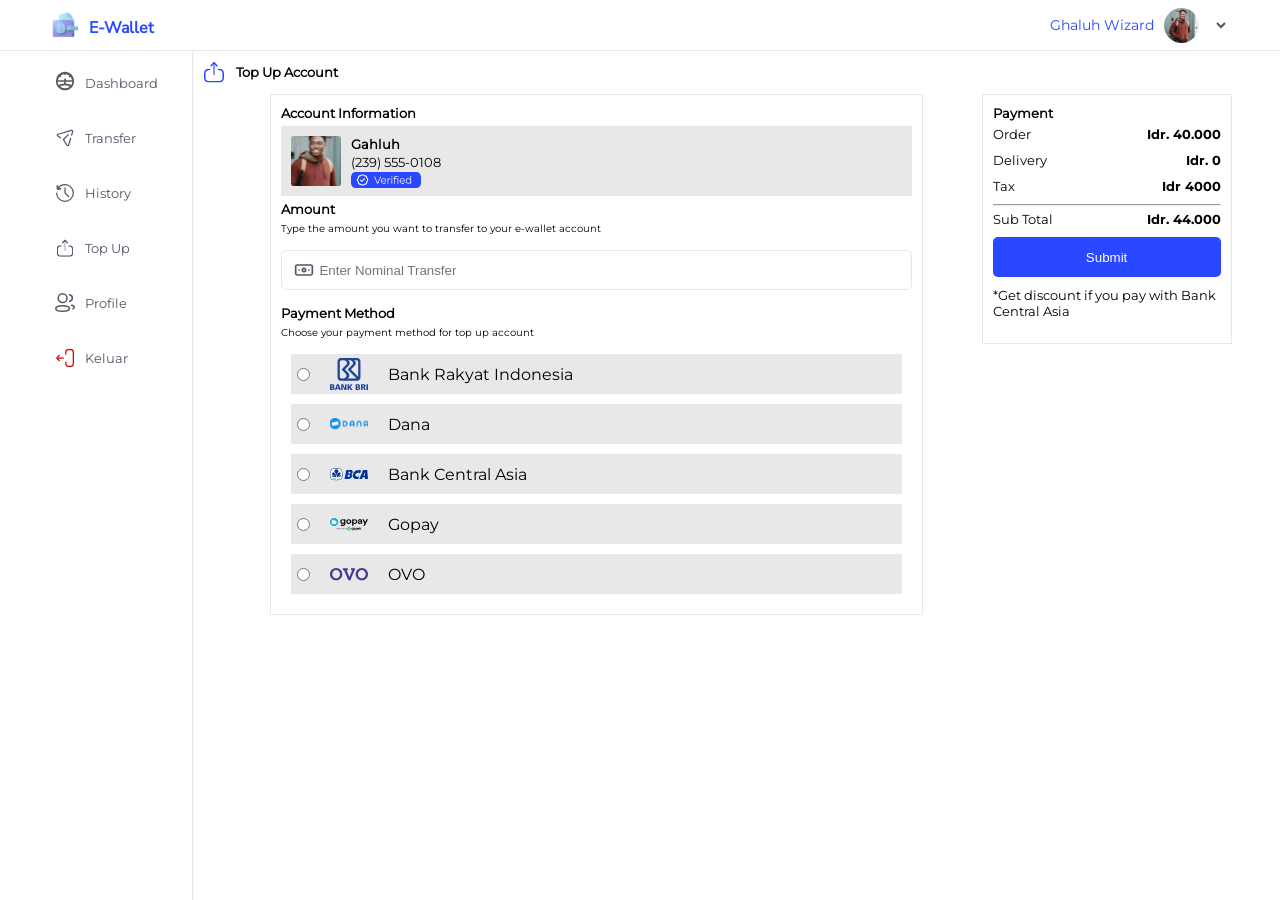
<file: pages/topUp.html>
<!DOCTYPE html>
<html lang="en">

<head>
    <meta charset="UTF-8">
    <meta name="viewport" content="width=device-width, initial-scale=1.0">
    <title>Top Up</title>
    
    <link rel="stylesheet" href="/style/topUp.css">
</head>

<body>
    <header>
        <section class="header-left">
            <img src="/assets/icon/upWallet.png" alt="Logo E-wallet">
            <p>E-Wallet</p>
        </section>
        <section class="header-right">
            <p>Ghaluh Wizard</p>
            <img src="/assets/icon/ghaluh.svg" alt="ghaluh">
            <select name="" id="">
            </select>
        </section>
        <div class="top-up-header">
            <h4>Top up</h4>
        </div>
         <div class="hamburger" onclick="toggleSidebar()">
            ☰
        </div>
    </header>
    <main>
        <aside class="navbar">
            <nav>
                <ul>
                    <li>
                        <a href="/pages/dashboard.html">
                            <span>
                                <img src="/assets/icon/dashboard-two.svg" alt="">
                            </span>
                            <span>
                                Dashboard
                            </span></a>
                    </li>
                    <li><a href="/pages/transfer.html"><img src="/assets/icon/transfer.svg" alt="transfer">Transfer</a>
                    </li>
                    <li><a href="/pages/history.html"><img src="/assets/icon/history.svg" alt="history">History</a></li>
                    <li><a href="/pages/topUp.html"><img src="/assets/icon/Upload.svg" alt="top up">Top Up</a></li>
                    <li><a href="/pages/editProfile.html"><img src="/assets/icon/2 User.svg" alt="profile">Profile</a></li>
                    <li><a href="/index.html"><img src="/assets/icon/Log Out.svg" alt="keluar">Keluar</a></li>
                </ul>
            </nav>
        </aside>


        <div class="topup-title">
            <img src="/assets/icon/blueupload.svg" alt="">
            <h5>Top Up Account</h5>
        </div>

        <section class="hero">
            <section class="information">
                <h5>Account Information</h5>
                <div class="user">
                    <img src="/assets/icon/squareghalu.svg" alt="">
                    <div class="detail">
                        <h5>Gahluh</h5>
                        <p>(239) 555-0108</p>
                        <img src="/assets/icon/Sidenav item.svg" alt="">
                    </div>
                </div>
                <h5>Amount</h5>
                <p class="small-text">Type the amount you want to transfer to your e-wallet account</p>
                 <div class="input-warp">
                <img src="/assets/icon/u_money-black.svg" alt="money">
                <input type="text" placeholder="Enter Nominal Transfer">
            </div>
             <h5>Payment Method</h5>
                <p class="small-text">Choose your payment method for top up account</p>
                <div class="payment">
                    <div class="method-payment">
                        <input type="radio" name="payment" id="bri">
                        <img src="/assets/icon/Bank BRI (Bank Rakyat Indonesia) Logo (SVG-240p) - FileVector69 1.svg" alt="BRI">
                        <label for="bri">Bank Rakyat Indonesia</label>
                    </div>
                    <div class="method-payment">
                        <input type="radio" name="payment" id="dana">
                        <img src="/assets/icon/Logo DANA (PNG-240p) - FileVector69 1.svg" alt="dana">
                        <label for="dana">Dana</label>
                    </div>
                    <div class="method-payment">
                        <input type="radio" name="payment" id="bca">
                        <img src="/assets/icon/Bank BCA Logo (SVG-240p) - FileVector69 1.svg" alt="bca">
                        <label for="bca">Bank Central Asia</label>
                    </div>
                    <div class="method-payment">
                        <input type="radio" name="payment" id="gopay">
                        <img src="/assets/icon/Logo GoPay (SVG-240p) - FileVector69 1.svg" alt="gopay">
                        <label for="gopay">Gopay</label>
                    </div>
                    <div class="method-payment">
                        <input type="radio" name="payment" id="ovo">
                        <img src="/assets/icon/OVO.svg" alt="ovo">
                        <label for="ovo">OVO</label>
                    </div>
                </div>
            </section>
            <section class="payment-detail">
                <h5>Payment</h5>
                <div>
                    <p>Order</p>
                    <p>Idr. 40.000</p>
                </div>
                <div>
                    <p>Delivery</p>
                    <p>Idr. 0</p>
                </div>
                <div>
                    <p>Tax</p>
                    <p>Idr 4000</p>
                </div>
                <hr>
                <div>
                    <p>Sub Total</p>
                    <p>Idr. 44.000</p>
                </div>
                <button type="submit">Submit</button>
                <p>*Get discount if you pay with Bank Central Asia</p>
            </section>
        </section>
    </main>
    <script src="/script/transfer.js"></script>
    </body>
    </html>
</file>
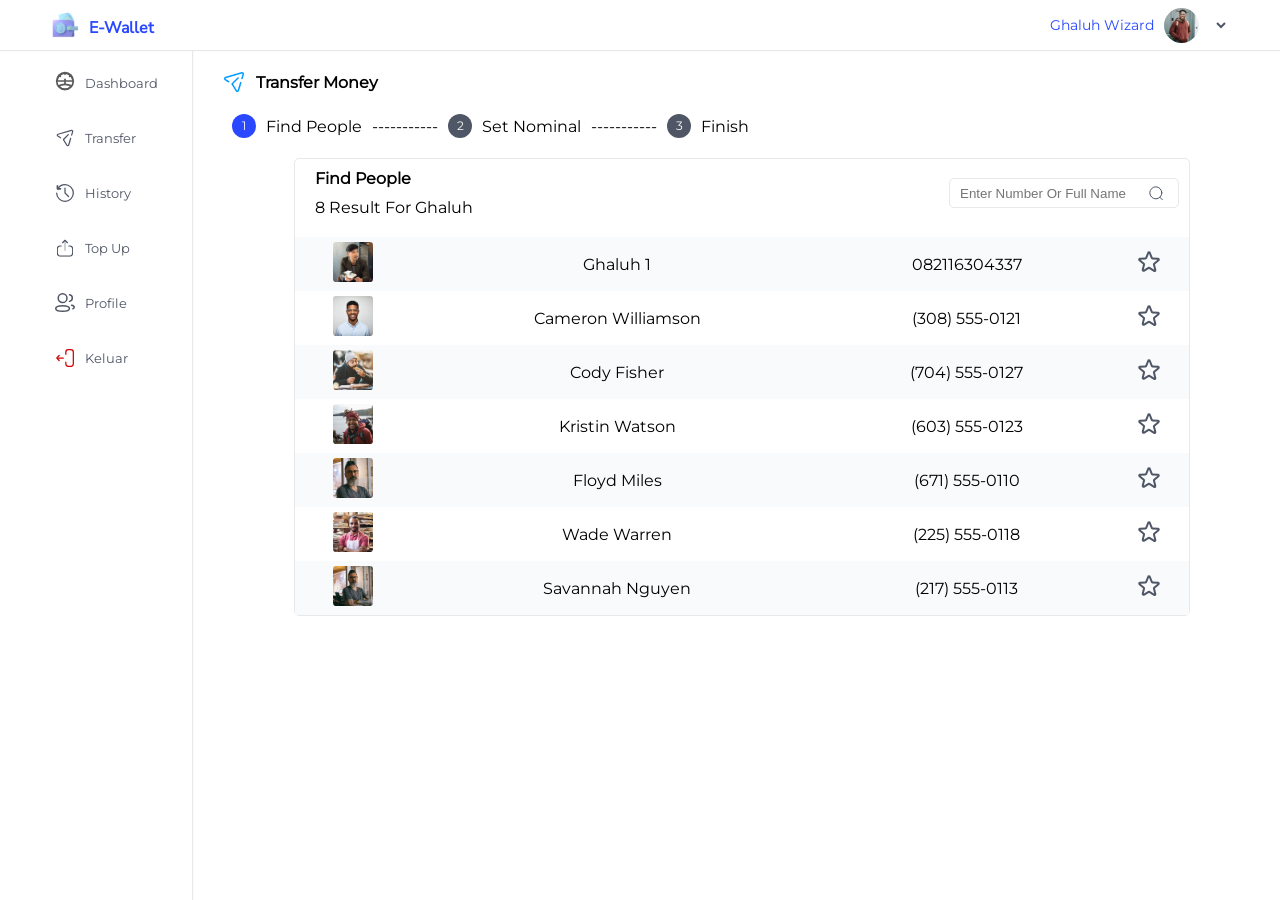
<file: pages/transfer.html>
<!DOCTYPE html>
<html lang="en">
<head>
    <meta charset="UTF-8">
    <meta name="viewport" content="width=device-width, initial-scale=1.0">
    <title>Transfer</title>
    
    <link rel="stylesheet" href="/style/transfer.css">
</head>
<body>
    
   <header>
        <section class="header-left">
            <img src="/assets/icon/upWallet.png" alt="Logo E-wallet">
            <p>E-Wallet</p>
        </section>
        <section class="header-right">
            <p>Ghaluh Wizard</p>
            <img src="/assets/icon/ghaluh.svg" alt="ghaluh">
            <select name="" id="">
            </select>
        </section>
        <div class="transfer-title">
            <h4>Transfer</h4>
        </div>
        <div class="hamburger" onclick="toggleSidebar()">
    ☰
</div>
    </header>
    <main>
        <aside class="navbar">
            <nav>
                <ul>
                    <li>
                        <a href="/pages/dashboard.html">
                            <span>
                                <img src="/assets/icon/dashboard-two.svg" alt="dashboard">
                            </span>
                            <span>
                                Dashboard
                            </span></a>
                    </li>
                    <li><a href="/pages/transfer.html"><img src="/assets/icon/transfer.svg" alt="transfer">Transfer</a></li>
                    <li><a href="/pages/history.html"><img src="/assets/icon/history.svg" alt="history">History</a></li>
                    <li><a href="/pages/topUp.html"><img src="/assets/icon/Upload.svg" alt="top up">Top Up</a></li>
                    <li><a href="/pages/editProfile.html"><img src="/assets/icon/2 User.svg" alt="profile">Profile</a></li>
                    <li><a href="/index.html"><img src="/assets/icon/Log Out.svg" alt="keluar">Keluar</a></li>
                </ul>
            </nav>
        </aside>

        <section class="money">
            <div class="transfer-icon">
                <img src="/assets/icon/Send.png" alt="">
                <h4>Transfer Money</h4>
            </div>
            <div class="transfer">
                <img src="/assets/icon/Group 1309.svg" alt="">
                <p>Find People</p>
                <p>-----------</p>
                <img src="/assets/icon/Group 1309 (1).svg" alt="">
                <p>Set Nominal</p>
                <p>-----------</p>
                <img src="/assets/icon/Group 1309 (2).svg" alt="">
                <p>Finish</p>
            </div>
        </section>

        
            <section class="find-title">
                
                <div class="top-find">    
                    <div class="find-people">
                        <h4>Find People</h4>
                        <p>8 Result For Ghaluh</p>
                    </div>
                    <div class="find">
                    <input type="text" placeholder="Enter Number Or Full Name">
                </div>
                </div>

                <div>
                    <table class="table-history">
                        <tbody>
                            <tr>
                                <td colspan="2"><a href="/pages/transferdetail.html"><img style="width: 40px;" src="/assets/icon/ghaluh1111.svg" alt="galuh"></a></td>
                                <td colspan="2"><p>Ghaluh 1</p></td>
                                <td><p>082116304337</p></td>
                
                                <td><img src="/assets/icon/Star.svg" alt="star"></td>
                            </tr>
                            <tr>
                                <td colspan="2"><img style="width: 40px;" src="/assets/icon/Rectangle 648 (1).svg" alt="cameron"></td>
                                <td colspan="2"><p>Cameron Williamson</p></td>
                                <td><p>(308) 555-0121</p></td>
                                
                                <td><img src="/assets/icon/Star.svg" alt="star"></td>
                            </tr>
                            <tr>
                                <td colspan="2"><img style="width: 40px;" src="/assets/icon/Rectangle 648 (2).svg" alt="Cody"></td>
                                <td colspan="2"><p>Cody Fisher</p></td>
                                <td><p>(704) 555-0127</p></td>
                               
                                <td><img src="/assets/icon/Star.svg" alt=""></td>
                            </tr>
                            <tr>
                                <td colspan="2"><img style="width: 40px;" src="/assets/icon/Rectangle 648 (3).svg" alt=""></td>
                                <td colspan="2"><p>Kristin Watson</p></td>
                                <td><p>(603) 555-0123</p></td>
                               
                                <td><img src="/assets/icon/Star.svg" alt=""></td>
                            </tr>
                            <tr>
                                <td colspan="2"><img style="width: 40px;" src="/assets/icon/Rectangle 648 (4).svg" alt=""></td>
                                <td colspan="2"><p>Floyd Miles</p></td>
                                <td><p>(671) 555-0110</p></td>
                              
                                <td><img src="/assets/icon/Star.svg" alt=""></td>
                            </tr>
                            <tr>
                                <td colspan="2"><img style="width: 40px;" src="/assets/icon/Rectangle 648 (5).svg" alt=""></td>
                                <td colspan="2"><p>Wade Warren</p></td>
                                <td><p>(225) 555-0118</p></td>
                             
                                <td><img src="/assets/icon/Star.svg" alt=""></td>
                            </tr>
                            <tr>
                                <td colspan="2"><img style="width: 40px;" src="/assets/icon/Rectangle 648 (6).svg" alt=""></td>
                                <td colspan="2"><p>Savannah Nguyen</p></td>
                                <td><p>(217) 555-0113</p></td>
                             
                                <td><img src="/assets/icon/Star.svg" alt=""></td>
                            </tr>
                        </tbody>
                    </table>
                    
                </div>
            </section>
    </main>
 <script src="/script/transfer.js">
</script>
</body>
</html>
</file>
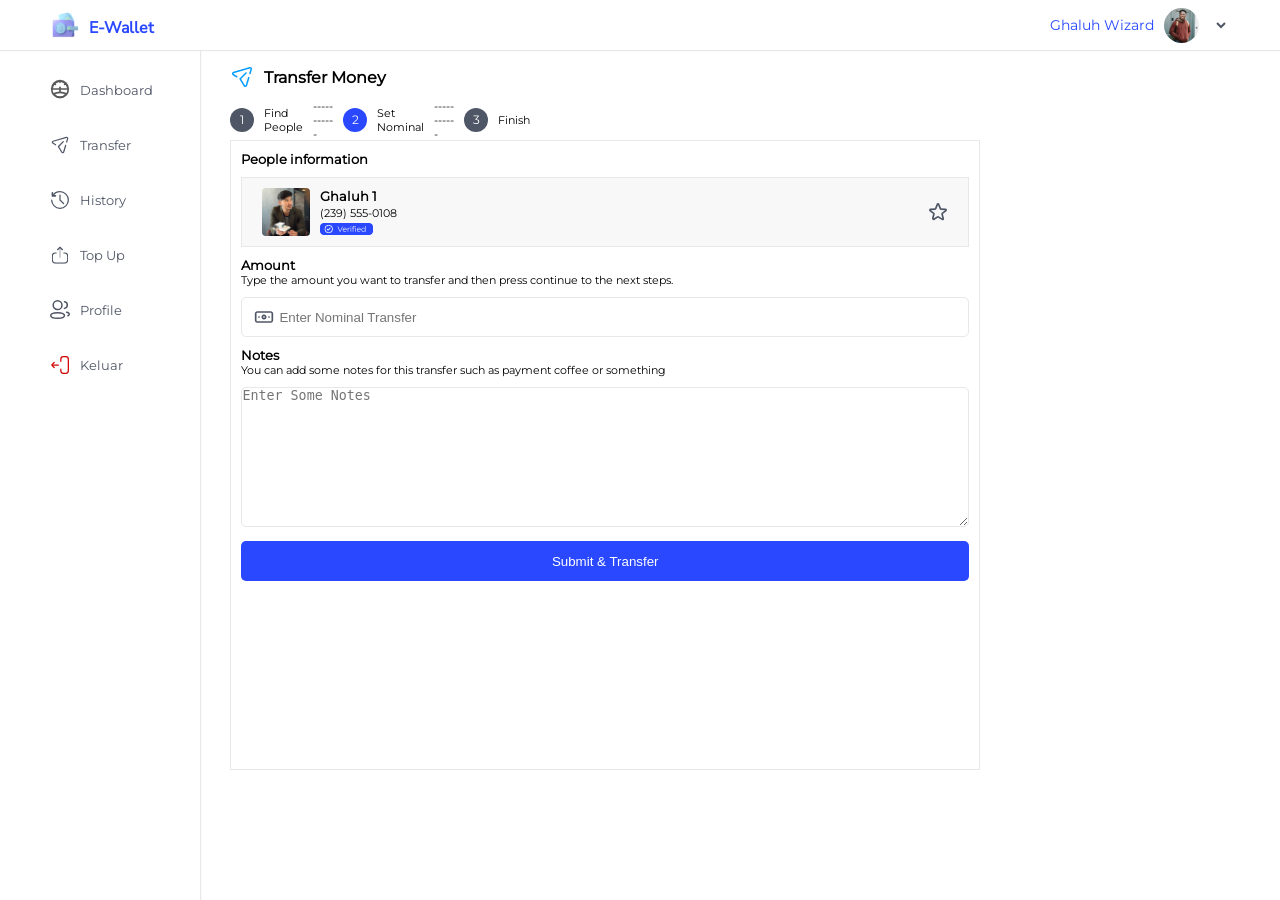
<file: pages/transferdetail.html>
<!DOCTYPE html>
<html lang="en">

<head>
    <meta charset="UTF-8">
    <meta name="viewport" content="width=device-width, initial-scale=1.0">
    <title>Transfer Detail</title>
    <link rel="stylesheet" href="/style/whiteHeader.css">
    <link rel="stylesheet" href="/style/transferDetail.css">
</head>

<body>
    <header>
        <section class="header-left">
            <img src="/assets/icon/upWallet.png" alt="Logo E-wallet">
            <p>E-Wallet</p>
        </section>
        <div class="hamburger" onclick="toggleSidebar()">
            ☰
        </div>
            <div class="transfer-title"></div>
        <section class="header-right">
            <p>Ghaluh Wizard</p>
            <img src="/assets/icon/ghaluh.svg" alt="ghaluh">
            <select name="" id="">
            </select>
        </section>
          <div class="transfer-title">
            <h4>Transfer</h4>
        </div>
    </header>

    <main>
        <aside class="navbar">
            <nav>
                <ul>
                    <li>
                        <a href="/pages/dashboard.html">
                            <span>
                                <img src="/assets/icon/dashboard-two.svg" alt="dashboard">
                            </span>
                            <span>
                                Dashboard
                            </span></a>
                    </li>
                    <li><a href="/pages/transfer.html"><img src="/assets/icon/transfer.svg" alt="transfer">Transfer</a>
                    </li>
                    <li><a href="/pages/history.html"><img src="/assets/icon/history.svg" alt="history">History</a></li>
                    <li><a href="/pages/topUp.html"><img src="/assets/icon/Upload.svg" alt="top up">Top Up</a></li>
                    <li><a href="/pages/editProfile.html"><img src="/assets/icon/2 User.svg" alt="profile">Profile</a></li>
                    <li><a href="/index.html"><img src="/assets/icon/Log Out.svg" alt="keluar">Keluar</a></li>
                </ul>
            </nav>
        </aside>

        <section class="money">
            <div class="transfer-icon">
                <img src="/assets/icon/Send.png" alt="send">
                <h4>Transfer Money</h4>
            </div>
            <div class="transfer">
                <img src="/assets/icon/1black.svg" alt="1">
                <p>Find People</p>
                <p>-----------</p>
                <img src="/assets/icon/2blue.svg" alt="2">
                <p>Set Nominal</p>
                <p>-----------</p>
                <img src="/assets/icon/Group 1309 (2).svg" alt="3">
                <p>Finish</p>
            </div>
        </section>

        <section class="information">
            <h4>People information</h4>

            <div class="user">
                <div class="detail">
                    <img src="/assets/icon/ghaluh1111.svg" alt="ghaluh">
                    <div class="name">
                        <h4>Ghaluh 1</h4>
                        <p>(239) 555-0108</p>
                        <img src="/assets/icon/Sidenav item.svg" alt="">
                    </div>
                </div>
                <img class="star" src="/assets/icon/Star.svg" alt="star">
            </div>

            <h4>Amount</h4>
            <p>Type the amount you want to transfer and then
                press continue to the next steps.</p>
            <div class="input-warp">
                <img src="/assets/icon/u_money-black.svg" alt="money">
                <input type="text" placeholder="Enter Nominal Transfer" required>
            </div>

            <div class="notes">
                <h4>Notes</h4>
                <p>You can add some notes for this transfer such as payment coffee or something</p>

            </div>
            <textarea name="" id="" placeholder="Enter Some Notes"></textarea>

            <button id="open" type="submit">Submit & Transfer</button>



        </section>
    </main>
    <dialog id="dialog">
        <p>TRANSFER TO GHALUH 1</p>
        <hr>
        <br><br>
        <h3>Enter Your Pin 👋</h3>
        <p>Enter Your Pin For Transaction</p>
        <div class="pin-inputs">
            <input type="text" maxlength="1">
            <input type="text" maxlength="1">
            <input type="text" maxlength="1">
            <input type="text" maxlength="1">
            <input type="text" maxlength="1">
            <input type="text" maxlength="1">
        </div>
        <button id="next" class="next-btn">Next</button>
        <p class="text-center">Forgot your PIN ? <a href="/pages/forgotPassword.html">Reset</a></p>
    </dialog>

    <dialog id="success" class="success">
        <p class="ghalu">TRANSFER TO GHALUH 1</p>
        <hr>
        <img src="/assets/icon/Contact us-pana 1.svg" alt="contact">
        <h4>Yeay Transfer <span style="color: rgb(0, 255, 0);">Success</span></h4>
        <p class="thankyou">Thank you for using this application for your financial</p>
        <button class="done-btn" style="color: white; background-color: #2948ff;">Done</button>
        <button class="transfer-btn" id="transfer">Transfer Again</button>
    </dialog>

    <dialog id="error" class="error">
        <p class="ghalu">TRANSFER TO GHALUH 1</p>
        <hr>
        <img src="/assets/icon/Oh no-cuate 1.svg" alt="contact">
        <h4>Oops Transfer <span style="color: rgb(255, 0, 0);">Failed</span></h4>
        <p class="thankyou">Sorry Theres is an issue for your transfer, try again later !</p>
        <button class="done-btn" style="color: white; background-color: #2948ff;">Try Again</button>
        <button class="transfer-btn"><a href="/pages/dashboard.html">Back To Dashboard</a></button>
    </dialog>

    <script src="/script/transfer.js"></script>
    
</body>

</html>
</file>
<file: style/landingPage.css>
* {
    margin: 0;
    padding: 0;
    box-sizing: border-box;
}

:root {
    --primary: #2948FF;
    --secondary: #396AFC;
    --white: rgb(255, 255, 255, 1);
    --gradient: linear-gradient(to bottom, var(var(--primary)), var(var(--secondary)));
}

@font-face {
    font-family: 'NunitoSans';
    src: url('/assets/fonts/NunitoSans-Regular.ttf') format('truetype');
    font-weight: 400;
    font-style: normal;
}

@font-face {
    font-family: 'Montserrat';
    src: url('/assets/fonts/Montserrat-Regular.ttf') format('truetype');
    font-weight: 400;
    font-style: normal;
}

@font-face {
    font-family: 'Montserrat bold';
    src: url('/assets/fonts/Montserrat-Bold.ttf') format('truetype');
    font-weight: 700;
    font-style: normal;
}


header {
    width: auto;
    height: 50px;
    color: var(--primary);
    display: flex;
    flex-direction: row;
    background-color: #2948FF;
    justify-content: space-between;
    padding-inline: 10%;
    align-items: center;
}

.header-left p {
    color: white;
    font: 20px;
    padding-top: 6px;
    padding-left: 10px;
}

.header-left {
    font-family: 'Nunitosans';
    font-weight: bold;
    position: relative;
    display: flex;
    flex-direction: row;
    height: 28px;
}

.header-right button {
    display: inline-block;
    border: 1px solid white;
    height: 35px;
    border-radius: 5px;
    margin: 5px;
    width: 70px;
    background-color: var(--primary);
}

.header-right button a {
    text-decoration: none;
    color: white;

}

main {
    display: inline;
    width: 100vw;
    height: auto;
    overflow: hidden;
    overflow-x: hidden;
    font-family: 'Montserrat';
}

/* main */

.hero {
    padding-top: 2%;
    height: max-content;
    background: radial-gradient(circle, var(--secondary), var(--primary));
}

.hero h1 {
    color: white;
    text-align: center;
    font-size: 50px;
    width: 80%;
    margin: auto;
}

.showcase {
    display: flex;
    flex-direction: row;
    width: 75%;
    margin: auto;
}

.left img {
    width: 400px;
}

.right {
    padding-top: 12%;
    padding-left: 10%;
    padding-right: 3%;
    color: white;
}

.right p {
    font-size: 15px;
    margin-bottom: 20px;
}

.appsmarket {
    display: flex;
    flex-direction: row;
    justify-content: space-between;
}

.appsmarket button {
    width: 48%;
    border: none;
    background-color: transparent;
    border: 1px solid white;
    border-radius: 6px;
    height: 40px;
}

.appsmarket a {
    text-decoration: none;
    color: white;
    position: relative;
    top: -6px;
}

.appsmarket img {
    position: relative;
    top: 7px;
    left: -5px;
}

.showcase h1 {
    margin-top: 25px;
    position: relative;
    left: -70px;
    margin-bottom: 10px;
}

h1 img {
    position: relative;
    top: 5px;
}

.showcase p {
    font-size: 13px;
}

.feature {
    margin-top: -23px;
    width: 100%;
    height: 180px;
    background-color: white;
    z-index: 2;
    display: flex;
    flex-direction: row;
    padding-inline: 10%;
    justify-content: space-between;
    align-items: center;
}

.feature article {
    margin-left: 10px;
    width: 450px;
    height: 100px;
    gap: 18px;
}

.feature-card {
    display: flex;
    flex-direction: row;
    align-items: center;
}

.feature-card h3 {
    margin-bottom: 5px;
}

.feature-card p {
    font-size: 13px;
}

.card-text {
    padding-left: 10px;
}

.feature h3 {
    font-family: 'montserrat bold';
}

.welcome {
    display: flex;
    flex-direction: row;
    width: 100%;
    background-color: white;
    height: 430px;
}

.welcome section {
    width: 50%;
}

.layout {
    width: 600px;
    position: relative;
    top: -330px;
    right: 76px;
    z-index: 0;

}

.mobile {
    width: 295px;
    position: relative;
    right: -75px;
    z-index: 1;
    top: -22px;
}

.left-welcome {
    display: flex;
    flex-direction: column;
    padding-inline: 9%;
    padding-top: 3%;
    row-gap: 5%;
}

.left-welcome h4 {
    font-family: 'montserrat bold';
    color: #2948FF;
}

.left-welcome p {
    font-size: 13px;
    line-height: 27px;
    margin-bottom: 5px;
    opacity: 80%;
}

.left-welcome button {
    height: 50px;
    width: 30%;
    border-radius: 8px;
    border: none;
    background-color: #2948FF;
}

.left-welcome a {
    text-decoration: none;
    color: white;
}

.great-features {
    width: 100%;
    display: flex;
    flex-direction: row;
    height: 450px;
    padding: 6%;
    background-color: rgba(232, 232, 232, 0.3);
}

.left-features {
    width: 50%;
}


.rigth-features {
    padding-left: 10%;
    display: flex;
    gap: 12px;
    flex-direction: column;
}

.green-feature {
    font-family: 'montserrat bold';
    align-items: center;
    display: flex;
    flex-direction: row;
    gap: 20px;
    margin-bottom: 13px;
}

.rigth-features button {
    width: 25%;
    height: 45px;
    border: none;
    background-color: #2948FF;
    border-radius: 6px;
    color: white;

    a {
        text-decoration: none;
        color: white;

    }
}

.partners {
    display: flex;
    flex-direction: row;
    padding: 5%;
    padding-inline: 9%;
    height: 200px;
    background-color: white;
}

.trust-partners {
    width: 32%;
    display: flex;
    flex-direction: column;
    gap: 20px;
}

.main-partners {
    width: 60%;
    display: flex;
    flex-direction: row;
    align-items: center;
    gap: 30px;
}

.trust-partners p {
    font-size: 11px;
}

.testimony {
    height: 320px;
    text-align: center;
}

.testi-head p {
    margin-top: 20px;
    font-size: 12px;
    opacity: 80%;
    margin-bottom: 25px;
}

.testi-card {
    height: 250px;
    width: 500px;
    background-color: #2948FF;
    margin: auto;
    border-radius: 10px;
    padding-top: 5%;
    color: white;
}

.testi-card h5 {
    font-family: 'montserrat bold';
}

.testi-card img {
    width: 160px;
}

.testi-card h1 {
    font-size: 60px;
}

.testi-card p {
    font-size: 13px;
    color: white;
    padding-inline: 30px;
}

.arrow {
    position: relative;
    bottom: 140px;
    left: 140px;
}

.blue-arrow {
    position: relative;
    bottom: 140px;
    right: -1050px;
}

.download {
    height: 500px;
    background-color: rgba(232, 232, 232, 0.3);
    display: flex;
    padding: 7%;
    flex-direction: row;
    align-content: center;
}

.right-download {
    width: 50%;
}

.left-download {
    width: 50%;
}

.left-download img {
    width: 400px;
    position: relative;
    top: -60px;
}

.right-download {
    padding-top: 5%;
    display: flex;
    flex-direction: column;
    gap: 26px;
}

.right-download p {
    font-size: 15px;
    opacity: 80%;
}



/* ============================================= */
/* footer */

.flexrow-footer {
    background-color: var(--primary);
    height: 200px;
    display: flex;
    flex-wrap: wrap;
    flex-direction: row;
    gap: 10px;
    width: 100%;
    padding: 8%;
    padding-top: 4%;
    justify-content: space-between;
}

.flexrow-footer section {
    width: 250px;
    height: 130px;
}

.info {
    display: flex;
    flex-wrap: wrap;
    align-items: center;
    gap: 18px;
    padding-inline: 8px;
}

.info h1 {
    font-family: 'nunitosans';
    font-size: 25px;
    color: white;
}

.info p {
    font-size: 14px;
    font-family: 'montserrat';
    color: white;
}

.contact {
    display: flex;
    flex-direction: column;
    font-family: 'montserrat';
    color: white;
    row-gap: 11px;
}

.contact img {
    filter: invert(1);
    position: relative;
    top: 7px;
}

.social-media {
    font-family: 'montserrat';
    color: white;
}

.social-media img {
    margin-top: 10px;
    margin-left: 12px;
}

.email-footer {
    color: white;
    font-family: 'montserrat';
    display: flex;
    flex-direction: column;
    gap: 10px;
}

.email-footer button {
    height: 40px;
    color: var(--primary);
    background-color: white;
    border-radius: 5px;
    border: none;
}

.email-footer input {
    height: 35px;
    border-radius: 5px;
    border: none;
    background: url(/assets/icon/mail.svg) no-repeat 12px center;
    background-size: 10px 10px;
    font-size: 10px;
    padding-left: 38px;
    background-color: white;
}

.line {
    border: 1px solid white;
    height: 1px;
    width: 70%;
    justify-content: center;
    margin: auto;
    margin-bottom: 10px;
}

.lasttext-footer {
    height: 50px;
    justify-content: center;
    text-align: center;
    background-color: #2948FF;
    color: white;
    font-family: 'montserrat';
}

.hamburger {
    display: none;
    flex-direction: column;
    gap: 5px;
    cursor: pointer;
}


/* MOBILE MENU */
.mobile-menu {
    position: absolute;
    top: 50px;
    left: 0px;
    color: var(--primary);
    font-family: 'montserrat',sans-serif;
    text-align: center;
    background: white;
    border-bottom-left-radius: 50px;
    border-bottom-right-radius: 50px;
    display: none;
    flex-direction: column;
    width: 100%;
    box-shadow: 0 10px 20px rgba(0,0,0,0.1);
    overflow: hidden;
}

.mobile-menu a {
    padding: 12px;
    text-decoration: none;
    color: #2948FF;
    margin-bottom: 10px;
    margin-top: 10px;
}

.mobile-menu a:last-child {
    border-bottom: none;
}

.mobile-menu a:hover {
    background: #f5f5f5;
}

.vertical {
    display: none;
}

@media (max-width: 768px) {

    body, main {
        overflow-x: hidden;
    }

    header {
        padding-inline: 5%;
    }

    .header-right {
        display: none;
    }

    /* HERO */
    .hero h1 {
        font-size: 26px;
        width: 90%;
        line-height: 1.3;
    }

    .showcase {
        flex-direction: column-reverse;
        align-items: center;
        text-align: center;
        width: 90%;
    }

    .left {
        display: flex;
        justify-content: center;
    }

    .left img {
        width: 260px;
        position: relative;
        top: -10px;
    }

    .right {
        padding: 0;
        margin-top: 10px;
    }

    .showcase h1 {
        position: static;
        margin-top: 15px;
    }

    .appsmarket {
        gap: 10px;
    }

    /* FEATURE */
    .feature {
        flex-direction: column;
        height: auto;
        gap: 10px;
        padding: 20px;
        align-items: center;
        text-align: center;
    }

    .left-features img {
        width: 400px;
        margin-left: 50%;
    }

    .feature article {
        width: 100%;
    }

    .feature-card {
        flex-direction: column;
    }

    .feature-card img{
        position: relative;
        top: 20px;
    }

    .card-text {
        padding: 0;
    }

    /* WELCOME */
    .welcome {
        flex-direction: column-reverse;
        height: auto;
    }

    .right-welcome {
        height: 400px;
    }

    .welcome section {
        width: 100%;
    }

    .left-welcome {
        padding-inline: 5%;
    }

    .left-welcome button {
        width: 100%;
    }

    .layout {
        margin-left: 195px;
        width: 70%;
        margin-top: 29px;
    }

    .mobile {
        margin-top: 20px;
        margin-left: 165px;
    }

    /* GREAT FEATURES */
    .great-features {
        flex-direction: column;
        height: auto;
    }

    .rigth-features {
        padding: 0;
    }

    .rigth-features button {
        width: 100%;
    }

    /* PARTNERS */
    .partners {
        flex-direction: column;
        height: auto;
        gap: 20px;
        text-align: center;
    }

    .trust-partners,
    .main-partners {
        width: 100%;
    }

    .main-partners img {
        position: static;
        width: 100%;
    }

    /* TESTIMONY */
    .testi-card {
        width: 90%;
        height: auto;
        padding: 20px;
    }

    .arrow,
    .blue-arrow {
        display: none;
    }

    /* DOWNLOAD */
    .download {
        flex-direction: column;
        height: auto;
        text-align: center;
    }

    .left-download,
    .right-download {
        width: 100%;
    }

    .left-download img {
        width: 250px;
        position: static;
    }

    /* FOOTER */
    .flexrow-footer {
        flex-direction: column;
        height: auto;
        gap: 20px;
    }

    .flexrow-footer section {
        width: 100%;
    }

    .email-footer input,
    .email-footer button {
        width: 100%;
    }

    .hamburger {
    display: flex;
    }

    .header-right {
    display: none;
    }
}

@media (max-width: 400px) {
    .feature{
        gap: 30px;
    }

    .right-welcome {
        margin-top: 30px;
        margin-bottom: 20px;
    }
    .layout{
        width: 90%;
        position: relative;
        right: 174px;
    }

    .mobile {
        position: relative;
        right: 110px;
    }

    .left-features img{
        width: 200px;
    }

    .testimony {
        height: 400px;
        width: 90%;
        margin: auto;
    }

    .main-partners {
        display: flex;
        flex-direction: column;
        width: 30%;
        gap: 50px;
        margin: auto;

    }

    .lasttext-footer {
        font-size: 10px;
    }

}
</file>
<file: style/whiteHeader.css>
* {
    margin: 0;
    padding: 0;
    box-sizing: border-box;
}


:root {
    --primary : #2948FF;
    --navbar-text : rgba(79, 86, 101, 1);
    --box: rgba(232, 232, 232, 1);
    --secondary : #396AFC;
    --white : rgb(255,255,255,1);
    --gradient : linear-gradient(to bottom,var(var(--primary)),var(var(--secondary)));
}

@font-face {
    font-family: 'NunitoSans';
    src: url('/assets/fonts/NunitoSans-Regular.ttf') format('truetype');
    font-weight: 400;
    font-style: normal;
}

@font-face {
    font-family: 'Montserrat';
    src: url('/assets/fonts/Montserrat-Regular.ttf') format('truetype');
    font-weight: 400;
    font-style: normal;
}

@font-face {
    font-family: 'Montserrat bold';
    src: url('/assets/fonts/Montserrat-Bold.ttf') format('truetype');
    font-weight: 700;
    font-style: normal;
}


header {
    width: auto;
    position: relative;
    z-index: 10;
    height: 50px;
    color: var(--primary);
    display: flex;
    flex-direction: row;
    background-color: #ffffff;
    justify-content: space-between;
    padding-inline: 4%;
    align-items: center;
    box-shadow: 0px 1px 1px rgba(232, 232, 232, 1);
}

.header-left p {
    color: var(--primary);
    font: 20px;
    padding-top: 6px;
    padding-left: 10px;
}

.header-left {
    font-family: 'Nunitosans';
    font-weight: bold;
    position: relative;
    display: flex;
    flex-direction: row;
    height: 28px;
}

.header-right {
    display: flex;
    flex-direction: row;
    justify-content: center;
    align-items: center;
    gap: 10px;
    font-family: 'montserrat';
    font-size: 14px;
}

.header-right img {
    width: 35px;
}

.header-right select {
    border: none;
    background-color: white;
    color: var(--navbar-text);
}



main {
    height: calc(100vh - 50px);
    font-family: 'Montserrat';
    display: flex;
    flex-direction: row;
}

.navbar {
    position: relative;
    padding-top: 1%;
    width: 200px;
    height: calc(100vh - 50px);
    box-shadow: 1px 1px 1px rgba(232, 232, 232, 1);
    justify-content: center;
    padding-inline: 35px;
    padding-top: 20px;
    float: inline-start;
}

.navbar a{
    text-decoration: none;
    color: rgba(79, 86, 101, 1);
}

.navbar img {
    color: var(--navbar-text);
    width: 20px;
}

.navbar ul {
    display: flex;
    flex-direction: column;
    gap: 15px;
}

nav li a{
    display: flex;
    align-items: center;
    gap: 10px;
    padding: 5px;
    padding-inline: 15px;
    height: 40px;
    font-size: 13px;
    width: 130px;
}

nav li {
    list-style: none;
}

nav li a:hover{
    background-color: #2948FF;
    color: white;
    border-radius: 5px;
    padding: 5px;
    padding-inline: 15px;
    height: 40px;
    img {
        filter: contrast(1) invert(1) brightness(1);
    }
}
</file>
<file: style/changePassword.css>
.input-warp {
    margin-top: 10px;
    height: 30px;
    width: 100%;
    display: flex;
    flex-direction: row;
    border: 1px solid var(--box);
    border-radius: 5px;
    padding: 1px;
    height: 40px;
    margin-bottom: 10px;
    align-items: center;
    padding-left: 12px;
    gap: 5px;
    img {
        width: 20px;
    }
}

.input-warp input{
    border: none;
    outline: none;
    flex: 1;
    width: 100%;
}

.input-warp:has(input:focus) {
    border: 2px solid var(--primary);
}

.changepassword {
    border: 1px solid var(--box);
    width: 800px;
    height: 350px;
    margin: auto;
    padding: 20px;
    margin-left: 60px;
}

.main {
    padding: 10px;
    display: flex;
    flex-direction: column;
}

h2 {
    margin-left: 40px;
    margin-top: 40px;
}

button {
    width: 100%;
    height: 50px;
    border: none;
    border-radius: 5px;
    background-color: var(--primary);
    color: white;
}

.hamburger {
    display: none;
}

.profile-header {
    display: none;
}

.change-password {
    display: none;
}

@media (max-width:768px) {
        header {
        display: flex;
        flex-direction: row;
        background-color: var(--primary);
    }

    main{
        display: flex;
        flex-direction: column;
        padding: 20px;
    }

    .profile {
        display: none;
    }
    .header-left {
        display: none;
    }

    .header-right{
        display: none;
    }



    .profile-header{
        display: flex;
        color: white;
        font-family: 'montserrat',sans-serif;
    }

    .hamburger {
    display: flex;
    align-items: center;
    justify-content: end;
    font-size: 24px;
    cursor: pointer;
    margin-right: 20px;
        color: white;
    position: relative;
    z-index: 1001;
}
      
     .navbar {
    position: fixed;
    top: 0;
    left: 0;
    width: 70%; 
    height: 100vh;
    background: white;
    z-index: 1000;
    transform: translateX(-100%);
    transition: 0.3s;
}


      .navbar.show {
          transform: translateX(0);
      }

      .changepassword {
        margin-top: 40px;
        margin-inline: auto;
        width: 80%;
        border-radius: 5px;
      }

      .change-password {
        display: flex;
        color: white;
        text-align: center;
        font-size: 20px;
      }
}
</file>
<file: style/changePin.css>
.pin-card {
    background: white;
    padding: 40px;
    width: 70%;
    margin: auto;
    border: 1px solid #ddd;
    text-align: center;
}

.pin-card h3 {
    margin-bottom: 10px;
}

.subtitle {
    color: gray;
    font-size: 14px;
    margin-bottom: 40px;
}

.pin-input {
    display: flex;
    justify-content: center;
    gap: 10px;
    margin-bottom: 40px;
}

.pin-input input {
    width: 40px;
    height: 50px;
    text-align: center;
    font-size: 20px;
    border: none;
    border-bottom: 2px solid #ddd;
    outline: none;
}

.pin-input input:focus {
    border-bottom: 2px solid #3b5bdb;
}

.submit {
    padding: 12px;
    background: #3b5bdb;
    color: white;
    border: none;
    width: 100%;
    border-radius: 6px;
    cursor: pointer;
}

.hamburger {
    display: none;
}

.profile-header {
    display: none;
}

@media (max-width:768px) {
     header {
        display: flex;
        flex-direction: row;
        background-color: var(--primary);
    }

    .profile {
        display: none;
    }
    .header-left {
        display: none;
    }

    .header-right{
        display: none;
    }

    .profile-header{
        display: flex;
        color: white;
        font-family: 'montserrat',sans-serif;
    }

    .hamburger {
    display: flex;
    align-items: center;
    justify-content: end;
    font-size: 24px;
    cursor: pointer;
    margin-right: 20px;
        color: white;
    position: relative;
    z-index: 1001;
}
      
     .navbar {
    position: fixed;
    top: 0;
    left: 0;
    width: 70%; 
    height: 100vh;
    background: white;
    z-index: 1000;
    transform: translateX(-100%);
    transition: 0.3s;
}


      .navbar.show {
          transform: translateX(0);
      }

}

@media (max-width:400px) {
    .pin-input input {
    width: 30px;
    height: 40px;
    text-align: center;
    font-size: 16px;
    border: none;
    border-bottom: 2px solid #ddd;
    outline: none;
}
}
</file>
<file: style/dashboard.css>
header {
      width: 100%;
      display: flex;
      flex-direction: row;
      justify-content: space-between;
  }

  .header-right {
      position: absolute;
      right: 20px;
  }

  .transaction {
      float: right;
      width: 18%;
      border: 1px solid rgba(232, 232, 232, 1);
      margin-right: 3%;
      padding-inline: 20px;
      padding-top: 20px;
      height: fit-content;
      font-size: 0.9rem;
      display: flex;
      margin-top: 26px;
      flex-direction: column;

      img {
          width: 40px;
      }

  }

  .transaction-head {
      display: flex;
      justify-content: space-between;
      margin-bottom: 10px;
  }

  .transaction-head h5 {
      font-family: 'montserrat bold',sans-serif;
  }

  .transaction-head a {
      text-decoration: none;
      color: #2948FF;
      font-size: 14px;
  }

  .user-log {
      display: flex;
      flex-direction: row;
      align-items: center;
      justify-content: space-between;
      margin-bottom: 7%;
  }

  .left-log {
      display: flex;
      align-items: center;
      gap: 10px;
  }

  .username {
      display: flex;
      flex-direction: column;
      gap: 10px;

      p {
          opacity: 60%;
      }
  }

  .transfer {
      font-family: 'montserrat bold'sans-serif;
      color: rgba(30, 193, 95, 1);
  }

  .send {
      font-family: 'montserrat bold',sans-serif;
      color: rgba(208, 0, 0, 1);
  }

  .center {
      padding-top: 2%;
      padding-inline: 3%;
      width: calc(100vw - 40%);
      height: calc(100vh - 50px);
  }


  .cashflow-card {
      border: 1px solid var(--box);
      width: 220px;
      border-radius: 5px;
      height: 100px;
      font-family: 'montserrat',sans-serif;
      padding: 10px;
      display: flex;
      flex-direction: column;
      justify-content: space-between;

      p {
          font-size: 11px;
      }
  }

  .cashflow {
      display: flex;
      flex-direction: row;
      justify-content: space-between;
  }




  .cashflow-logo {
      display: flex;
      flex-direction: row;
      align-items: center;
      gap: 10px;
  }

  .arise {
      display: flex;
      flex-direction: row;
  }

  .fast-service {
      display: flex;
      flex-direction: row;
      justify-content: space-between;
      align-items: center;
      padding: 4%;
      margin-top: 10px;
      border-radius: 5px;
      width: 100%;
      height: 20px;
      border: 1px solid var(--box);

      h4 {
          font-family: 'montserrat bold',sans-serif;
      }
  }

  .fast-service button {
      border: none;
      background-color: #2948FF;
      width: 100px;
      height: 40px;
      border-radius: 5px;
      color: white;
      justify-content: center;
  }

  .btn {
      display: flex;
      flex-direction: row;
      align-items: center;
  }

  .service-btn {
      display: flex;
      flex-direction: row;
      gap: 20px;
  }

  .chart {
      margin-top: 20px;
      width: 100%;
      height: 350px;
      border-radius: 5px;
      border: 1px solid var(--box);

      img {
          width: 400px;
          position: relative;
          right: -110px;
          top: -10px;
      }

  }

  .chart-filter {
      display: flex;
      flex-direction: row;
      justify-content: space-between;
      padding: 25px;

      h4 {
          font-family: 'montserrat bold',sans-serif;
      }

      .dropdown {
          display: flex;
          flex-direction: row;
          gap: 10px;

          select {
              border: none;
              width: 90px;
              height: 30px;
              border-radius: 5px;
              text-align: center;

              option {
                  padding-right: 10px;
              }
          }
      }
  }

  .hamburger {
      display: none;
      flex-direction: column;
      gap: 5px;
      cursor: pointer;
  }

  .hamburger span {
      width: 25px;
      height: 3px;
      background: black;
  }

  .navbar {
      transition: 0.3s;
  }

  /* kondisi tertutup */
  .navbar.hide {
      transform: translateX(-100%);
  }

  /* kondisi terbuka */
  .navbar.show {
      transform: translateX(0);
  }

  .top-blue {
      display: none;
  }

  .wave {
      display: none;
  }

  .back-btn {
      display: none;
  }


  @media (max-width:768px) {

      header {
          display: flex;
          flex-direction: row-reverse;
          justify-content: space-between;
          padding: 10px 15px;
          color: white;
          background-color: #2948FF;
      }

      select {
          display: none;
      }

      .header-left {
          display: none;
      }

      .wave {
          display: flex;
          width: 90%;
          height: fit-content;
          margin: auto;
          position: relative;
          top: -212px;
      }

      .wave img {
          width: 100%;
          border-bottom-left-radius: 20px;
          border-bottom-right-radius: 20px;
      }

      .header-right {
          display: flex;
          flex-direction: row-reverse;
          margin-right: 560px;
      }

      .hamburger {
          display: flex;
          align-items: center;
          justify-content: center;
          font-size: 24px;
          cursor: pointer;
          margin-right: 20px;

          position: relative;
          z-index: 1001;
      }

      .navbar {
          position: fixed;
          top: 0;
          left: 0;
          width: 50%;
          height: 100vh;
          background: white;
          z-index: 1000;
          transform: translateX(-100%);
          transition: 0.3s;
      }


      .navbar.show {
          transform: translateX(0);
      }

      .center {
          width: 100%;
          padding: 15px;
      }

      .fast-service {
          position: relative;
          top: -190px;
          width: 90%;
          margin: auto;
      }

      main {
          display: grid;
          row-gap: 20px;
          height: max-content;
          overflow: hidden;
      }

      .transaction {
          width: 87%;
          margin: auto;
          position: relative;
          top: -190px;
          margin-bottom: -190px;
      }

      .cashflow {
          flex-direction: row;
          width: 90%;
          padding: 30px;
          position: relative;
          top: -120px;
          border: 1px solid black;
          margin: auto;
          background-color: white;
          border-radius: 20px;

      }

      .cashflow-card {
          width: 100%;
          border: none;
      }

      .chart {
          width: 90%;
          margin: auto;
          position: relative;
          top: -170px;
      }

      .top-blue {
          display: flex;
          flex-direction: row;
          width: 100%;
          background-color: #2948FF;
          height: 100px;
          z-index: -1;
      }


  }

  @media (max-width:400px) {
      .header-right {
          margin-right: 200px;
      }

      .hamburger {
          margin-right: 0;
      }

      .cashflow {
          margin: 0;
          margin-left: 5px;
          width: 360px;
          height: 120px;
          padding: 5px;
      }

      .wave {
          position: relative;
          top: -170px;
          left: 0px;
          width: 360px;
      }

      .cashflow-card {
          font-size: 10px;
      }

      .navbar {
          width: 80%;
      }

      .fast-service {
          height: 60px;
          position: relative;
          top: -150px;
          left: 0px;
      }

      .chart img {
          width: 300px;
          position: relative;
          left: 0;
      }

      .chart {
          height: 300px;
          margin-top: 40px;
      }

      .transaction {
          margin-top: -100px;
      }
  }
</file>
<file: style/editProfile.css>
.card {
    width: 60%;
    margin: auto;
    border: 1px solid var(--box);
    padding: 10px;
}

.profile-top {
    display: flex;
    align-items: center;
    gap: 20px;
}

.avatar {
    width: 90px;
    height: 90px;
    background: #eee;
    display: flex;
    align-items: center;
    justify-content: center;
}

.btn-group {
    display: flex;
    flex-direction: column;
    gap: 10px;
}

.btn {
    padding: 10px 15px;
    border: none;
    cursor: pointer;
    border-radius: 6px;
}

.primary {
    background: #3b5bdb;
    color: white;
}

.danger {
    background: white;
    color: red;
    border: 1px solid red;
}

.note {
    font-size: 12px;
    color: gray;
    margin-bottom: 20px;
}

/* FORM */
form {
    display: flex;
    flex-direction: column;
}

label {
    margin-top: 15px;
    margin-bottom: 5px;
}

input {
    padding: 10px;
    border: 1px solid #ddd;
    border-radius: 6px;
}

.link {
    color: #3b5bdb;
    font-size: 14px;
    margin-bottom: 5px;
    text-decoration: none;
}

.submit {
    margin-top: 20px;
    padding: 12px;
    background: #3b5bdb;
    color: white;
    border: none;
    border-radius: 6px;
    cursor: pointer;
}

.main h2{
    font-size: 20px;
    padding: 10px;
    margin-left: 10px;
}
.hamburger {
    display: none;
}

.profile-header{
    display: none;
}

@media (max-width:768px) {
    header {
        display: flex;
        flex-direction: row;
        background-color: var(--primary);
    }

    .profile {
        display: none;
    }
    .header-left {
        display: none;
    }

    .header-right{
        display: none;
    }

    .profile-header{
        display: flex;
        color: white;
        font-family: 'montserrat',sans-serif;
    }

    .hamburger {
    display: flex;
    align-items: center;
    justify-content: end;
    font-size: 24px;
    cursor: pointer;
    margin-right: 20px;
        color: white;
    position: relative;
    z-index: 1001;
}
      
     .navbar {
    position: fixed;
    top: 0;
    left: 0;
    width: 70%; 
    height: 100vh;
    background: white;
    z-index: 1000;
    transform: translateX(-100%);
    transition: 0.3s;
}


      .navbar.show {
          transform: translateX(0);
      }

      .card {
        width: 80%;
      }
    }
</file>
<file: style/forgotPassword.css>
* {
    margin: 0;
    padding: 0;
    box-sizing: border-box;
}

:root {
    --primary : #2948FF;
    --secondary : #396AFC;
    --white : rgb(255,255,255,1);
    --form-input-color : rgba(252, 253, 254, 1);
    --form-input-boder : rgba(222, 222, 222, 1);
}

@font-face {
    font-family: 'Montserrat';
    src: url('/assets/fonts/Montserrat-Regular.ttf') format('truetype');
    font-weight: 400;
    font-style: normal;
}

@font-face {
    font-family: 'Montserrat Bold';
    src: url('/assets/fonts/Montserrat-Bold.ttf') format('truetype');
    font-weight: 700;
    font-style: normal;
}

@font-face {
    font-family: 'NunitoSans';
    src: url('/assets/fonts/NunitoSans-Regular.ttf') format('truetype');
    font-weight: 400;
    font-style: normal;
}

@font-face {
    font-family: 'NunitoSans Italic';
    src: url('/assets/fonts/NunitoSans-Italic.ttf') format('truetype');
    font-weight: 700;
    font-style: normal;
}

body {
    height: 100vh;
    display: flex;
    align-items: center;
    justify-content: center;
    background: radial-gradient(circle,var(--secondary),var(--primary));
}

h1,h2,h3,h4,h5,h6,p,label {
    font-family: 'Montserrat';
}

.ewallet-logo {
    display: flex;
    flex-direction: row;
    height: 20px;
    gap: 9px;
}

img{
    width: 18px;
    height: 18px;

}

.text-logo {
    font-family: 'NunitoSans';
    text-decoration: none;
    font-size: 12px;
    font-weight: bold;
    color: var(--primary);
}

main {
    padding:50px 40px;
    width: 400px;
    height: 300px;
    background-color: var(--white);
    border-radius: 15px;
}

.text-fill h1{
    margin-top: 10px;
    font-family: 'Montserrat';
    font-size: 21px;
}

.text-fill p{
    opacity: 50%;
    font-size: 11px;
}

.text-fill {
    display: flex;
    flex-direction: column;
    gap: 20px;
}

.email-form {
    display: flex;
    flex-direction: column;
    margin-top: 15px;
}

.email-form label {
    font-family: 'Montserrat';
    font-size: 12px;
    font-weight: bold;
    margin-bottom: 6px;
}

/* email form */
.email-form input {
    height: 32px;
    border: 1px solid var(--form-input-boder);
    background-color: var(--form-input-color);
    border-radius: 8px;
    background: url(../assets/icon/mail.svg) no-repeat 12px center;
    padding: 10px;
    background-size: 12px 12px;
    font-size: 9px;
    padding-left: 33px;
}

button {
    margin-top: 12px;
    height: 42px;
    border: 1px solid var(--primary);
    border-radius: 8px;
    background-color: var(--primary);
    color: white;
    width: 100%;
}

@media (max-width:768px) {
    .card {
        width: 90%;
    }
}
</file>
<file: style/history.css>
.history {
    width: 90%;
    height: calc(100vh - 50px);
    padding: 2%;
}

.find {
    border: 1px solid var(--box);
    border-radius: 5px;
    width: 90%;
    height: calc(100vh - 150px);
    margin: 10px;
    position: relative;
    right: -40px;
    padding: 20px;
    h4{
        font-family: 'montserrat bold';
    }
}

.history div{
    display: flex;
    flex-direction: row;
    gap: 20px;
    margin-bottom: 10px;
    
        h4{
            font-family: 'montserrat bold';
        }
    
}

.top-find {
    display: flex;
    flex-direction: row;
    justify-content: space-between;
    input{
        width: 230px;
        height: 30px;
        padding: 10px;
        border: 1px solid var(--box);
        border-radius: 5px;
        background: url(/assets/icon/Search.svg) no-repeat 12px;
        background-position: 198px;
    }

}

.table {
    font-family: 'montserrat';
    justify-content: space-between;
    padding: 5px;
    margin-bottom: 10px;
}

.trash-button {
    border: none;
    background-color: white;
}



.display-profile {
    width: 40px;
}



.next-page {
    display: flex;
    flex-direction: row;
    justify-content: space-between;
    border: none;
    background-color: white;
    color: rgba(79, 86, 101, 1);
    div{
        button{
            border: none;
            color: rgba(79, 86, 101, 1);
            background-color: white;
        }
    }
}

table {
    border-collapse: collapse;
    width: 100%;
    margin-top: 10px;
}

td {
    padding:5px;
    text-align: left;
}

tr:nth-child(odd){
    background-color: rgba(249, 250, 251, 1);
}

.green {
    color: rgb(0, 214, 0);
}

.red {
    color: red;
}

td:nth-child(2) {
    text-align: center;
}

.hamburger {
    display: none;
}

.transfer-title {
    display: none;
}

@media (max-width:768px) {
    header {
        display: flex;
        flex-direction: row;
        background-color: #2948ff;
    }

    .header-left {
        display: none;
    }

    .header-right {
        display: none;
    }

    .hamburger {
    display: flex;
    align-items: center;
    justify-content: center;
    font-size: 24px;
    cursor: pointer;
    margin-right: 20px;
    color: white;
    position: relative;
    z-index: 1001;
}
      
     .navbar {
    position: fixed;
    top: 0;
    left: 0;
    width: 70%; 
    height: 100vh;
    background: white;
    z-index: 1000;
    transform: translateX(-100%);
    transition: 0.3s;
}


      .navbar.show {
          transform: translateX(0);
      }

      .transfer-title {
        display: flex;
        color: white;
        font-family: 'montserrat',sans-serif;
      }

    .history-title{
        display: none !important;
    }

    .next-page {
        font-size: 0.6rem;
        display: flex;
        flex-wrap: wrap;
    }
    
}

@media (max-width:400px) {
    .table {
        font-size: 0.6rem;
    }

    .find {
        font-size: 0.6rem;
    }
}
</file>
<file: style/login.css>
* {
    margin: 0;
    padding: 0;
    box-sizing: border-box;
}

:root {
    --primary: #2948FF;
    --secondary: #396AFC;
    --white: rgb(255, 255, 255, 1);
    --form-input-color: rgba(252, 253, 254, 1);
    --form-input-boder: rgba(222, 222, 222, 1);
}

@font-face {
    font-family: 'Montserrat';
    src: url('/assets/fonts/Montserrat-Regular.ttf') format('truetype');
    font-weight: 400;
    font-style: normal;
}

@font-face {
    font-family: 'Montserrat Bold';
    src: url('/assets/fonts/Montserrat-Bold.ttf') format('truetype');
    font-weight: 700;
    font-style: normal;
}

@font-face {
    font-family: 'NunitoSans';
    src: url('/assets/fonts/NunitoSans-Regular.ttf') format('truetype');
    font-weight: 400;
    font-style: normal;
}

@font-face {
    font-family: 'NunitoSans Italic';
    src: url('/assets/fonts/NunitoSans-Italic.ttf') format('truetype');
    font-weight: 700;
    font-style: normal;
}

h1,
h2,
h3,
h4,
h5,
h6,
p,
label {
    font-family: 'Montserrat';
}

body {
    height: 100vh;
    background: radial-gradient(circle, var(--secondary), var(--primary));
}

main {
    height: 100vh;
    width: 100vw;
    display: flex;
    flex-direction: row;
}

.left {
    float: left;
    background-color: white;
    border-top-right-radius: 10vh;
    border-bottom-right-radius: 10vh;
    width: 50%;
    z-index: 100;
    padding-top: 8%;
    padding-left: 4%;
    padding-right: 4%;
}

.right {
    float: right;
    width: 50%;
    margin: auto;
    box-sizing: border-box;
    overflow: hidden;
    padding-left: 2%;
}

.right img {
    height: 500px;
}

.ewallet-logo {
    display: flex;
    flex-direction: row;
    height: 30px;
    gap: 9px;
}

.left img {
    width: 25px;
    height: 23px;

}

.text-logo {
    font-family: 'NunitoSans';
    text-decoration: none;
    font-size: 13px;
    font-weight: bold;
    color: var(--primary);
}

.text-fill h1 {
    font-family: 'Montserrat';
    font-size: 21px;
}

.text-fill p {
    opacity: 50%;
    font-size: 12px;

}

.text-fill {
    display: flex;
    flex-direction: column;
    gap: 10px;
}


.sing-in-btn {
    margin-top: 10px;
    display: flex;
    flex-direction: column;
    gap: 12px;
}

.social-media-button {
    display: flex;
    flex-direction: row;
    justify-content: center;
    align-items: center;
    gap: 10px;
    height: 40px;
    font-family: 'montserrat',sans-serif;
    border-radius: 20px;
    border: 1px solid var(--form-input-boder);
}

.social-media-button a{
    text-decoration: none;
    color: black;
}




.line {
    margin-top: 2px;
    border: .1px solid var(--form-input-boder);
    opacity: 50%;
}

.or {
    color: var(--form-input-boder);
    background-color: white;
    font-family: 'Montserrat';
    position: relative;
    text-align: center;
    width: 130px;
    border: 1px solid white;
    top: -20px;
    font-size: 11px;
    left: 200px;
}



label {
    margin-bottom: 4px;
}

/* email form */
.email-form input {
    height: 38px;
    border: 1px solid var(--form-input-boder);
    background-color: var(--form-input-color);
    border-radius: 8px;
    padding: 15px;
    background: url(../assets/icon/mail.svg) no-repeat 12px center;
    background-size: 15px 15px;
    font-size: 13px;
    padding-left: 38px;
    margin-bottom: 10px;
}

button {
    height: 42px;
    border: 1px solid var(--primary);
    border-radius: 8px;
    background-color: var(--primary);
    color: white;
    width: 100%;
}

.password-form input {
    height: 38px;
    padding: 15px;
    background-image: url(../assets/icon/Password.svg);
    background-position: left 10px center;
    background-repeat: no-repeat;
    background-size: 15px;
    box-sizing: border-box;
    border: 1px solid var(--form-input-boder);
    background-color: var(--form-input-color);
    border-radius: 8px;
    padding-left: 38px;
    margin-bottom: 10px;
}

.toggle-eye {
    position: relative;
    opacity: 50%;
    left: 94%;
    top: -39px;
    width: 12px;
    height: 12px;
    cursor: pointer;
}

.toggle-eye img{
    width: 14px;
}

.email-form,
.password-form {
    display: flex;
    flex-direction: column;
}

.login-form {
    margin-top: -12px;
}

.register-question {
    position: relative;
    left: 150px;
    margin-top: 10px;
    font-size: 14px;
}

.register-question a {
    text-decoration: none;
}

.confirm-password {
    margin-top: -12px;
}


@media (max-width: 768px) {
    main {
        overflow: hidden;
    }
    
    .register-question {
        position: relative;
        left: 240px;
    }


    .right {
        display: none;
    }

    .left {
        width: 100%;
        border-top-right-radius: 0px;
        border-bottom-right-radius: 0px;
    }
}

@media (max-width:400px) {
    main {
        overflow: hidden;
        width: 400px;
        }

    .or {
        position: relative;
        left: 120px;
    }

    .register-question {
        position: relative;
        left: 60px;
    }
}
</file>
<file: style/register.css>
* {
    margin: 0;
    padding: 0;
    box-sizing: border-box;
}

:root {
    --primary: #2948FF;
    --secondary: #396AFC;
    --white: rgb(255, 255, 255, 1);
    --form-input-color: rgba(252, 253, 254, 1);
    --form-input-boder: rgba(222, 222, 222, 1);
}

@font-face {
    font-family: 'Montserrat';
    src: url('/assets/fonts/Montserrat-Regular.ttf') format('truetype');
    font-weight: 400;
    font-style: normal;
}

@font-face {
    font-family: 'Montserrat Bold';
    src: url('/assets/fonts/Montserrat-Bold.ttf') format('truetype');
    font-weight: 700;
    font-style: normal;
}

@font-face {
    font-family: 'NunitoSans';
    src: url('/assets/fonts/NunitoSans-Regular.ttf') format('truetype');
    font-weight: 400;
    font-style: normal;
}

@font-face {
    font-family: 'NunitoSans Italic';
    src: url('/assets/fonts/NunitoSans-Italic.ttf') format('truetype');
    font-weight: 700;
    font-style: normal;
}

h1,
h2,
h3,
h4,
h5,
h6,
p,
label {
    font-family: 'Montserrat';
}

body {
    height: 100vh;
    background: radial-gradient(circle, var(--secondary), var(--primary));
}

main {
    height: 100vh;
    width: 100vw;
    display: flex;
    flex-direction: row;
}

.left {
    float: left;
    background-color: white;
    border-top-right-radius: 10vh;
    border-bottom-right-radius: 10vh;
    width: 50%;
    z-index: 100;
    padding: 3%;
    padding-left: 4%;
    padding-right: 4%;
}

.right {
    float: right;
    width: 50%;
    margin: auto;
    box-sizing: border-box;
    overflow: hidden;
    padding-left: 2%;
}

.right img {
    height: 500px;
}

.ewallet-logo {
    display: flex;
    flex-direction: row;
    height: 30px;
    gap: 9px;
}

.left img {
    width: 25px;
    height: 23px;

}

.text-logo {
    font-family: 'NunitoSans';
    text-decoration: none;
    font-size: 13px;
    font-weight: bold;
    color: var(--primary);
}

.text-fill h1 {
    font-family: 'Montserrat';
    font-size: 21px;
}

.text-fill p {
    opacity: 50%;
    font-size: 12px;

}

.text-fill {
    display: flex;
    flex-direction: column;
    gap: 10px;
}

.sing-in-btn {
    margin-top: 10px;
    display: flex;
    flex-direction: column;
    gap: 12px;
}

.social-media-button {
    display: flex;
    flex-direction: row;
    justify-content: center;
    align-items: center;
    gap: 10px;
    height: 40px;
    font-family: 'montserrat',sans-serif;
    border-radius: 20px;
    border: 1px solid var(--form-input-boder);
}

.social-media-button a{
    text-decoration: none;
    color: black;
}



.line {
    margin-top: 2px;
    border: .1px solid var(--form-input-boder);
    opacity: 50%;
}

.or {
    color: var(--form-input-boder);
    background-color: white;
    font-family: 'Montserrat';
    position: relative;
    text-align: center;
    width: 130px;
    border: 1px solid white;
    top: -20px;
    font-size: 11px;
    left: 200px;
}



label {
    margin-bottom: 4px;
}

/* email form */
.email-form input {
    height: 38px;
    border: 1px solid var(--form-input-boder);
    background-color: var(--form-input-color);
    border-radius: 8px;
    padding: 15px;
    background: url(../assets/icon/mail.svg) no-repeat 12px center;
    background-size: 15px 15px;
    font-size: 13px;
    padding-left: 38px;
    margin-bottom: 10px;
}

button {
    height: 42px;
    border: 1px solid var(--primary);
    border-radius: 8px;
    background-color: var(--primary);
    color: white;
    width: 100%;
}

.password-form input {
    height: 38px;
    padding: 15px;
    background-image: url(../assets/icon/Password.svg);
    background-position: left 10px center;
    background-repeat: no-repeat;
    background-size: 15px;
    box-sizing: border-box;
    border: 1px solid var(--form-input-boder);
    background-color: var(--form-input-color);
    border-radius: 8px;
    padding-left: 38px;
    margin-bottom: 10px;
}

.toggle-eye {
    position: relative;
    opacity: 50%;
    left: 94%;
    top: -39px;
    width: 12px;
    height: 12px;
    cursor: pointer;
}

.toggle-eye img{
    width: 14px;
}
.toggle-eye2 {
    position: relative;
    opacity: 50%;
    left: 94%;
    top: -39px;
    width: 12px;
    height: 12px;
    cursor: pointer;
}

.toggle-eye2 img{
    width: 14px;
}


.email-form,
.password-form {
    display: flex;
    flex-direction: column;
}

.register-form {
    margin-top: -12px;
}

.login-question {
    position: relative;
    left: 170px;
    margin-top: 10px;
    font-size: 14px;
}

.login-question a {
    text-decoration: none;
}

.confirm-password {
    margin-top: -12px;
}

button a{
    text-decoration: none;
    color: white;
}

@media (max-width: 768px) {
    main {
        overflow: hidden;
    }
    
    .login-question {
        position: relative;
        left: 260px;
    }


    .right {
        display: none;
    }

    .left {
        width: 100%;
        border-top-right-radius: 0px;
        border-bottom-right-radius: 0px;
    }
}

@media (max-width:400px) {
    main {
        overflow: hidden;
        width: 400px;
        }

    .or {
        position: relative;
        left: 120px;
    }

    .login-question {
        position: relative;
        left: 100px;
    }
}
</file>
<file: style/topUp.css>
* {
    margin: 0;
    padding: 0;
    box-sizing: border-box;
}


:root {
    --primary : #2948FF;
    --navbar-text : rgba(79, 86, 101, 1);
    --box: rgba(232, 232, 232, 1);
    --secondary : #396AFC;
    --white : rgb(255,255,255,1);
    --gradient : linear-gradient(to bottom,var(var(--primary)),var(var(--secondary)));
}

@font-face {
    font-family: 'NunitoSans';
    src: url('/assets/fonts/NunitoSans-Regular.ttf') format('truetype');
    font-weight: 400;
    font-style: normal;
}

@font-face {
    font-family: 'Montserrat';
    src: url('/assets/fonts/Montserrat-Regular.ttf') format('truetype');
    font-weight: 400;
    font-style: normal;
}

@font-face {
    font-family: 'Montserrat bold';
    src: url('/assets/fonts/Montserrat-Bold.ttf') format('truetype');
    font-weight: 700;
    font-style: normal;
}


header {
    width: auto;
    height: 50px;
    color: var(--primary);
    display: flex;
    flex-direction: row;
    background-color: #ffffff;
    justify-content: space-between;
    padding-inline: 4%;
    align-items: center;
    box-shadow: 0px 1px 1px rgba(232, 232, 232, 1);
}

.header-left p {
    color: var(--primary);
    font: 20px;
    padding-top: 6px;
    padding-left: 10px;
}

.header-left {
    font-family: 'Nunitosans',sans-serif;
    font-weight: bold;
    position: relative;
    display: flex;
    flex-direction: row;
    height: 28px;
}

.header-right {
    display: flex;
    flex-direction: row;
    justify-content: end;
    align-items: center;
    gap: 10px;
    font-family: 'montserrat',sans-serif;
    font-size: 14px;
}

.header-right img {
    width: 35px;
}

.header-right select {
    border: none;
    background-color: white;
    color: var(--navbar-text);
}

.top-up-header {
    display: none;
}

main {
    
    width: 100vw;
    height: calc(100vh - 50px);
    overflow: hidden;
    overflow-x: hidden;
    font-family: 'Montserrat',sans-serif;
}



.navbar {
    padding-top: 1%;
    width: 15%;
    height: calc(100vh - 50px);
    float: left;
    box-shadow: 1px 1px 1px rgba(232, 232, 232, 1);
    justify-content: center;
    padding-left: 50px;
}

.navbar a{
    text-decoration: none;
    color: rgba(79, 86, 101, 1);
}

.navbar img {
    color: var(--navbar-text);
    width: 20px;
}

.navbar ul {
    display: flex;
    flex-direction: column;
    gap: 15px;
}

nav li a{
    display: flex;
    align-items: center;
    gap: 10px;
    padding: 5px;
    height: 40px;
    font-size: 13px;
    width: 120px;
}

nav li {
    list-style: none;
}

nav li a:hover{
    background-color: #2948FF;
    color: white;
    border-radius: 5px;
    padding: 5px;
    height: 40px;
    img {
        filter: contrast(1) invert(1) brightness(1);
    }
}


.topup-title {
    display: flex;
    padding: 10px;
    text-align: center;
    gap: 10px;
    width: 50%;
    align-items: center;
}

.hero {
    display: flex;
    flex-direction: row;
    gap: 10px;
    justify-content: space-evenly;
    
    
}

.information {
    width: 60%;
    padding: 10px;
    margin-left: 30px;
    border: 1px solid var(--box);
    display: grid;
    gap: 5px;
}

.user {
    width: 100%;
    height: 70px;
    background-color: var(--box);
    padding: 10px;
    display: flex;
    flex-direction: row;
    gap: 10px;
}

.detail p{
    font-size: 13px;
}

.detail img{
    width: 70px;
}

.detail {
    display: grid;
    gap: 2px;
}

.input-warp {
    margin-top: 10px;
    height: 30px;
    width: 100%;
    display: flex;
    flex-direction: row;
    border: 1px solid var(--box);
    border-radius: 5px;
    padding: 1px;
    height: 40px;
    margin-bottom: 10px;
    align-items: center;
    padding-left: 12px;
    gap: 5px;
    img {
        width: 20px;
    }
}

.input-warp input{
    border: none;
    outline: none;
    flex: 1;
    width: 100%;
}

.input-warp:has(input:focus) {
    border: 2px solid var(--primary);
}

.small-text {
    font-size: 10px;
}

.method-payment {
    display: flex;
    flex-direction: row;
    align-items: center;
    gap: 20px;
    height: 40px;
    border: 1px solid var(--box);
    padding: 5px;
    background-color: var(--box);
    cursor: pointer;
}

 .payment {
    padding: 10px;
    display: grid;
    gap: 10px;
 }

 .payment-detail {
    float: right;
    width: 250px;
    height: 250px;
    padding: 10px;
    border: 1px solid var(--box);
 }

 .payment-detail div {
    display: flex;
    flex-direction: row;
    justify-content: space-between;
    margin-bottom: 10px;
    margin-top: 5px;
 }

 .payment-detail button {
    background-color: var(--primary);
    border: none;
    color: white;
    width: 100%;
    height: 40px;
    border-radius: 5px;
    margin-bottom: 10px;
 }

.payment-detail p{
    font-size: 13px;
}

.payment-detail div p:nth-child(2){
    font-family: "montserrat bold";
}
.hamburger{
    display: none;
}
@media (max-width:768px) {
    header {
        display: flex;
        flex-direction: row;
        background-color: var(--primary);
    }

    .header-left {
        display: none;
    }

    .header-right{
        display: none;
    }

    .hamburger {
    display: flex;
    align-items: center;
    justify-content: end;
    font-size: 24px;
    cursor: pointer;
    margin-right: 20px;
        color: white;
    position: relative;
    z-index: 1001;
}
      
     .navbar {
    position: fixed;
    top: 0;
    left: 0;
    width: 70%; 
    height: 100vh;
    background: white;
    z-index: 1000;
    transform: translateX(-100%);
    transition: 0.3s;
}


      .navbar.show {
          transform: translateX(0);
      }

      .top-up-header {
        color: white;
        display: flex;
        font-family: 'montserrat',sans-serif;
      }

      .topup-title{
        display: none;
      }
}

@media (max-width:400px) {
    @media (max-width:400px) {

    .hero {
        display: grid;
        grid-template-columns: 1fr;
        gap: 15px;
    }

    .information {
        width: 100%;
        margin-left: 0;
    }

    .payment-detail {
        width: 100%;
        float: none;
    }

    .topup-title {
        width: 100%;
        justify-content: start;
    }

}
}
</file>
<file: style/transfer.css>
* {
    margin: 0;
    padding: 0;
    box-sizing: border-box;
}


:root {
    --primary : #2948FF;
    --navbar-text : rgba(79, 86, 101, 1);
    --box: rgba(232, 232, 232, 1);
    --secondary : #396AFC;
    --white : rgb(255,255,255,1);
    --gradient : linear-gradient(to bottom,var(var(--primary)),var(var(--secondary)));
}

@font-face {
    font-family: 'NunitoSans';
    src: url('/assets/fonts/NunitoSans-Regular.ttf') format('truetype');
    font-weight: 400;
    font-style: normal;
}

@font-face {
    font-family: 'Montserrat';
    src: url('/assets/fonts/Montserrat-Regular.ttf') format('truetype');
    font-weight: 400;
    font-style: normal;
}

@font-face {
    font-family: 'Montserrat bold';
    src: url('/assets/fonts/Montserrat-Bold.ttf') format('truetype');
    font-weight: 700;
    font-style: normal;
}


header {
    width: auto;
    height: 50px;
    color: var(--primary);
    display: flex;
    flex-direction: row;
    background-color: #ffffff;
    justify-content: space-between;
    padding-inline: 4%;
    align-items: center;
    box-shadow: 0px 1px 1px rgba(232, 232, 232, 1);
}

.header-left p {
    color: var(--primary);
    font: 20px;
    padding-top: 6px;
    padding-left: 10px;
}

.header-left {
    font-family: 'Nunitosans',sans-serif;
    font-weight: bold;
    position: relative;
    display: flex;
    flex-direction: row;
    height: 28px;
}

.header-right {
    display: flex;
    flex-direction: row;
    justify-content: end;
    align-items: center;
    gap: 10px;
    font-family: 'montserrat',sans-serif;
    font-size: 14px;
}

.header-right img {
    width: 35px;
}

.header-right select {
    border: none;
    background-color: white;
    color: var(--navbar-text);
}



main {
    
    width: 100vw;
    height: calc(100vh - 50px);
    overflow: hidden;
    overflow-x: hidden;
    font-family: 'Montserrat',sans-serif;
}



.navbar {
    padding-top: 1%;
    width: 15%;
    height: calc(100vh - 50px);
    float: left;
    box-shadow: 1px 1px 1px rgba(232, 232, 232, 1);
    justify-content: center;
    padding-left: 50px;
}

.navbar a{
    text-decoration: none;
    color: rgba(79, 86, 101, 1);
}

.navbar img {
    color: var(--navbar-text);
    width: 20px;
}

.navbar ul {
    display: flex;
    flex-direction: column;
    gap: 15px;
}

nav li a{
    display: flex;
    align-items: center;
    gap: 10px;
    padding: 5px;
    height: 40px;
    font-size: 13px;
    width: 120px;
}

nav li {
    list-style: none;
}

nav li a:hover{
    background-color: #2948FF;
    color: white;
    border-radius: 5px;
    padding: 5px;
    height: 40px;
    img {
        filter: contrast(1) invert(1) brightness(1);
    }
}

option {
    display: flex;
    flex-direction: column;
    width: 100px;
}

.money {
    width: calc(100vw - 15%);
    margin: 20px;
}

.transfer-icon {
    display: flex;
    flex-direction: row;
    gap: 10px;
    padding-left: 30px;
    width: 300px;
    align-items: center;
    img {
        filter: invert(23%) sepia(100%) saturate(8000%) hue-rotate(200deg) brightness(150%) contrast(105%)
    }
}

.transfer {
    display: flex;
    flex-direction: row;
    align-items: center;
    gap: 10px;
    padding-top: 20px;
    padding-left: 40px;
}

.find-title {
    width: 70%;
    margin: auto;
    border: 1px solid var(--box);
    height: auto;
    border-radius: 5px;
    margin-right: 90px;
}

.find-people {
    display: flex;
    flex-direction: column;
    gap: 10px;
    padding: 10px;
}

.find input{
    width: 200px;
    height: 30px;
    border-radius: 5px;
    border: 1px solid var(--box);
    padding: 10px;
}

.top-find {
    display: flex;
    flex-direction: row;
    justify-content: space-between;
    align-items: center;
    padding-inline: 10px;
    input{
        width: 230px;
        height: 30px;
        padding: 10px;
        border: 1px solid var(--box);
        border-radius: 5px;
        background: url(/assets/icon/Search.svg) no-repeat 12px;
        background-position: 198px;
    }
}


table {
    border-collapse: collapse;
    width: 100%;
    margin-top: 10px;
}

td {
    padding:5px;
    text-align: center;
}

tr:nth-child(odd){
    background-color: rgba(249, 250, 251, 1);
}

td:nth-child(2) {
    text-align: center;
}
  .back-btn {
      display: none;
  }

  .transfer-title {
    display: none;
  }
  .hamburger {
    display: none;
  }

@media (max-width:768px) {
     header {
            width: 100%;
          padding: 10px 15px;
          color: white;
          background-color: #2948FF;
      }

      select {
          display: none;
      }
       .header-left {
        display: none;
       }
    
    .hamburger {
    display: flex;
    align-items: center;
    justify-content: center;
    font-size: 24px;
    cursor: pointer;
    margin-right: 20px;

    position: relative;
    z-index: 1001;
}
      
     .navbar {
    position: fixed;
    top: 0;
    left: 0;
    width: 70%; 
    height: 100vh;
    background: white;
    z-index: 1000;
    transform: translateX(-100%);
    transition: 0.3s;
}


      .navbar.show {
          transform: translateX(0);
      }

      .money {
        display: none;
      }

      .find-title {
        width: 100%;
        overflow: hidden;
      }

      .header-right {
        display: none;
      }

      .transfer-title {
        display: block;
        color: white;
        justify-content: center;
        width: 400px;
        font-family: 'montserrat',sans-serif;
      }
}
</file>
<file: style/transferDetail.css>
main{
    display: flex;
    flex-direction: row;
    justify-content: space-around;
}

.hamburger {
    display: none;
}

header {
    display: flex;
    flex-direction: row;
    justify-content: space-between;
}

.transfer-icon {
    display: flex;
    flex-direction: row;
    gap: 10px;
    padding-top: 15px;
    padding-left: 30px;
    width: 300px;
    align-items: center;
    img {
        filter: invert(23%) sepia(100%) saturate(8000%) hue-rotate(200deg) brightness(150%) contrast(105%)
    }
}

.transfer {
    display: flex;
    flex-direction: row;
    align-items: center;
    gap: 10px;
    padding-top: 10px;
    padding-left: 30px;
    font-size: 11px;
}

.information {
    position: relative;
    top: 90px;
    right: 300px;
    height: 70vh;
    padding: 10px;
    border: 1px solid var(--box);
    width: 75%;
    h4{
        font-size: 13px;
    }
    p {
        font-size: 11px;
    }
}

.user {
    margin-top: 10px;
    display: flex;
    flex-direction: row;
    padding: 10px;
    justify-content: space-between;
    width: 100%;
    height: 70px;
    margin-bottom: 10px;
    border: 1px solid var(--box);
    background-color: rgba(232, 232, 232, 0.3);
    padding-inline: 20px;
    p{
        font-size: 12px;
    }
    h4{
        margin-bottom: 2px;
        font-size: 11px;
    }
}



.star {
    width: 20px;
}

.detail {
    display: flex;
    flex-direction: row;
    width: 100%;
    gap: 10px;
    h4{
        font-size: 13px;
    }
    p {
        font-size: 11px;
    }
    
}

.input-warp {
    margin-top: 10px;
    height: 30px;
    width: 100%;
    display: flex;
    flex-direction: row;
    border: 1px solid var(--box);
    border-radius: 5px;
    padding: 1px;
    height: 40px;
    margin-bottom: 10px;
    align-items: center;
    padding-left: 12px;
    gap: 5px;
    img {
        width: 20px;
    }
}

.input-warp input{
    border: none;
    outline: none;
    flex: 1;
    width: 100%;
}

.input-warp:has(input:focus) {
    border: 2px solid var(--primary);
}

.name img {
    height: 12px;
}

.notes {
    margin-bottom: 10px;
}

textarea {
    border: 1px solid var(--box);
    border-radius: 5px;
    width: 100%;
    height: 140px;
}

.information button {
    width: 100%;
    border: none;
    background-color: #2948FF;
    height: 40px;
    margin-top: 10px;
    color: white;
    border-radius: 5px;
}

dialog {
    position: fixed;
    margin: auto;
    border: none;
    height: 400px;
    width: 450px;
    border-radius: 16px;
    padding: 30px;
    display: grid;
    font-family: 'montserrat', sans-serif;
}

hr {
    margin: auto;
    border: 1px solid rgb(180, 180, 180);
    width: 100%;
    margin-top: -10px;
}

dialog p:nth-child(1){
    font-family: 'montserrat bold', sans-serif;
}

.pin-inputs {
    display: flex;
    flex-direction: row;
    justify-content: space-between;
}

.pin-inputs input{
    width: fit-content;
    font-size: 40px;
    margin-bottom: 20px;
    width: 50px;
    text-align: center;
    border: none;
    border-bottom: 1px solid gainsboro;
}

.text-center {
    text-align: center;
    text-decoration: none;
}

.pin-inputs input:focus{
    outline: none;
}

.next-btn {
    background-color: var(--primary);
    border: none;
    border-radius: 5px;
    color: white;
    margin-bottom: 10px;
}

dialog::backdrop {
    background: rgba(0,0,0,0.4);
    z-index: 5;
}

.success img{
    width: 160px;
    margin: auto;
}
.ghalu {
    font-size: 16px;
    margin-bottom: 10px;
    text-align: left;
}
.thankyou {
    text-align: center;
    font-size: 11px;
    opacity: 70%;
}

.success {
    height: 400px;
    display: grid;
    gap: 5px;
}

.success h4{
    text-align: center;
}

.success button{
    border: none;
    border-radius: 5px;
    background-color: white;
    height: 40px;
    color: var(--primary);
    border: 1px solid var(--primary);
}

.error img{
    width: 160px;
    margin: auto;
}



.error {
    height: 400px;
    display: grid;
    gap: 5px;
}

.error h4{
    text-align: center;
}

.error button{
    border: none;
    border-radius: 5px;
    background-color: white;
    height: 40px;
    color: var(--primary);
    border: 1px solid var(--primary);
}

.transfer-btn a{
    text-decoration: none;
    color: var(--primary);
}
 
.transfer-title {
    display: none;
}

@media (max-width:768px) {
    header {
        background-color: var(--primary);
        display: flex;
        flex-direction: row-reverse;
    }

    .header-left {
        display: none;
    }

    .header-right{
        display: none;
    }
    .money {
        display: none;
    }
     .hamburger {
    display: flex;
    align-items: center;
    font-size: 24px;
    cursor: pointer;
    color: white;
    margin-right: 20px;
    justify-content: end;

    position: relative;
    z-index: 1001;
}
      
     .navbar {
    position: fixed;
    top: 0;
    left: 0;
    width: 70%; 
    height: 100vh;
    background: white;
    z-index: 1000;
    transform: translateX(-100%);
    transition: 0.3s;
}


      .navbar.show {
          transform: translateX(0);
      }

      .money {
        display: none;
      }

      .find-title {
        width: 100%;
        overflow: hidden;
      }

      select {
        display: none;
      }

      .transfer-title {
        display: block;
        color: white;
        justify-content: center;
        width: 400px;
        font-family: 'montserrat',sans-serif;
      }

      .information {
        position: relative;
        left: 10px;
        height: 450px;
      }
}
</file>
